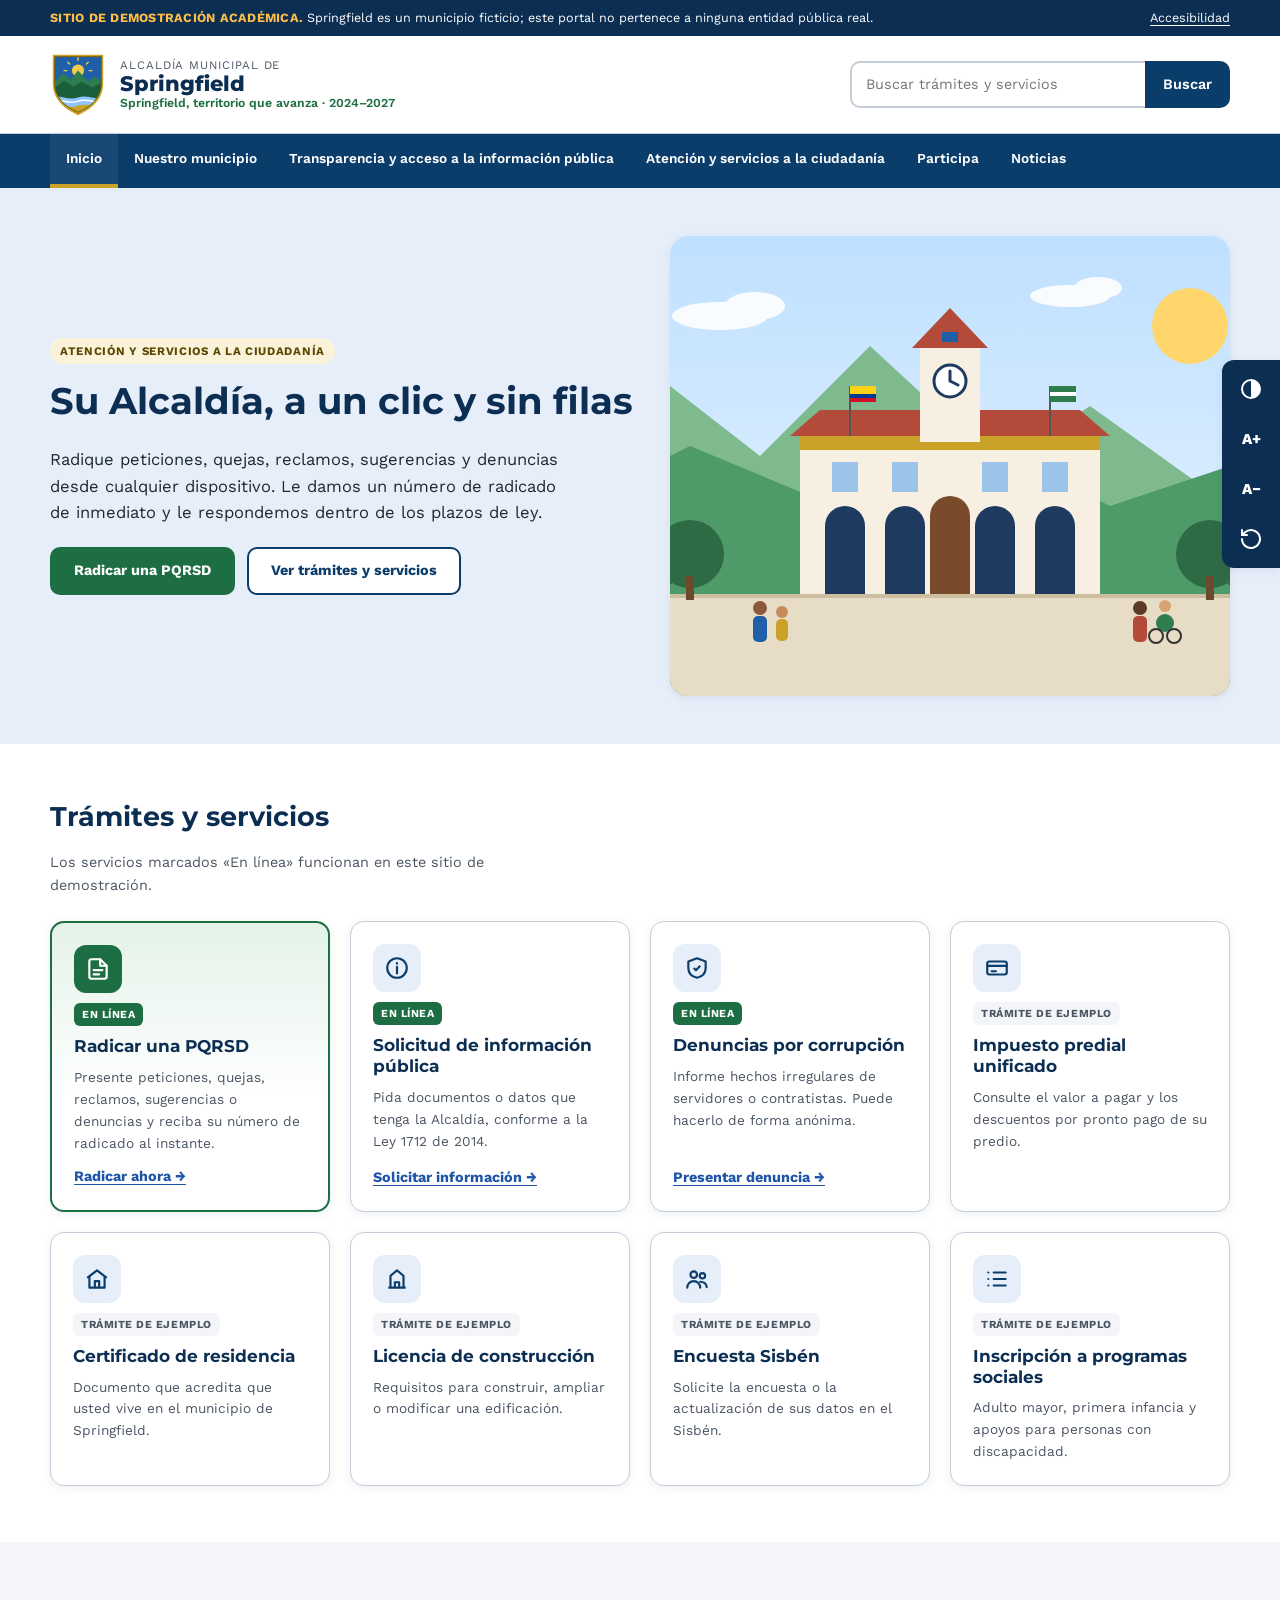
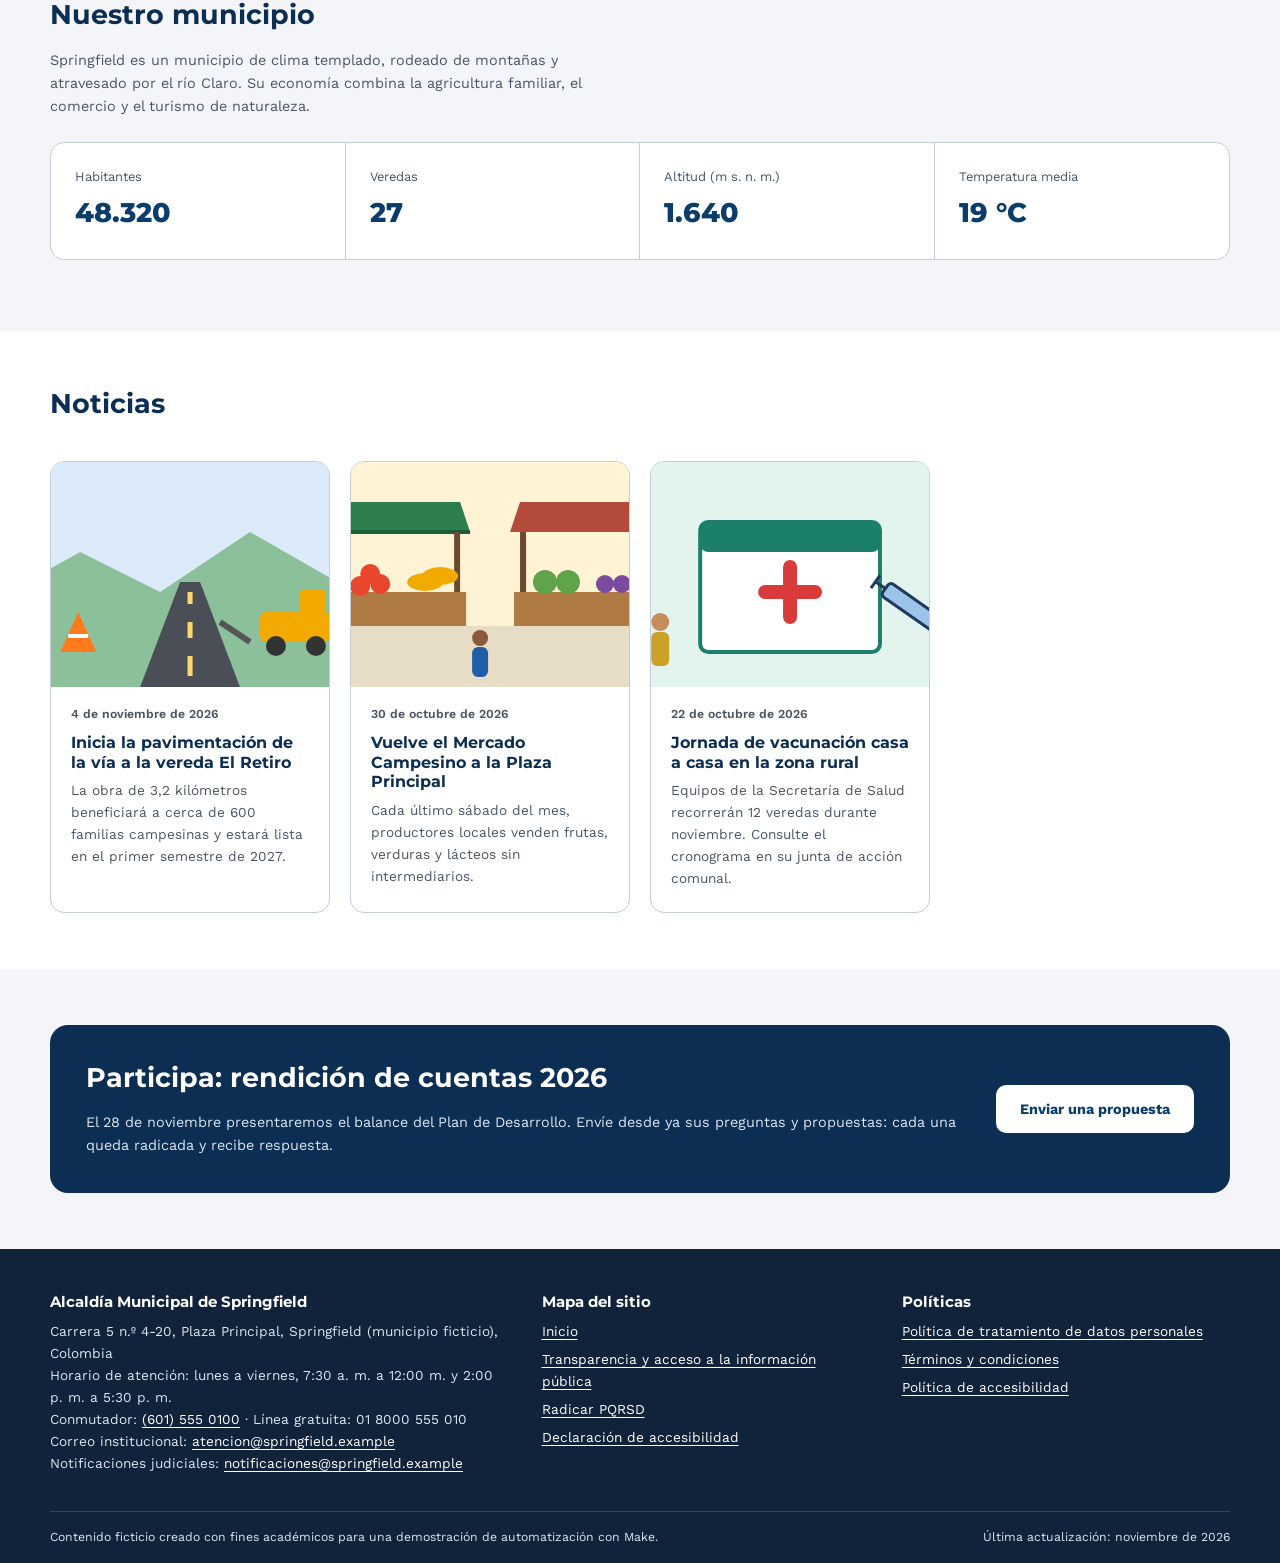
<file: index.html>
<!doctype html>
<html lang="es-CO">
<head>
  <meta charset="utf-8">
  <meta name="viewport" content="width=device-width, initial-scale=1">
  <title>Inicio | Alcaldía de Springfield</title>
  <meta name="description" content="Portal de demostración de la Alcaldía Municipal de Springfield: trámites, PQRSD en línea, transparencia y noticias.">
  <meta name="robots" content="noindex">
  <link rel="icon" href="assets/img/escudo.svg" type="image/svg+xml">
  <link rel="preconnect" href="https://fonts.googleapis.com">
  <link rel="preconnect" href="https://fonts.gstatic.com" crossorigin>
  <link href="https://fonts.googleapis.com/css2?family=Montserrat:wght@600;700;800&family=Work+Sans:wght@400;600;700&display=swap" rel="stylesheet">
  <link rel="stylesheet" href="assets/css/styles.css">
</head>
<body>
  <a class="saltar" href="#contenido">Saltar al contenido principal</a>

  <aside class="barra-demo" aria-label="Aviso del sitio">
    <div class="contenedor">
      <span><strong>SITIO DE DEMOSTRACIÓN ACADÉMICA.</strong> Springfield es un municipio ficticio; este portal no pertenece a ninguna entidad pública real.</span>
      <a href="accesibilidad.html">Accesibilidad</a>
    </div>
  </aside>

  <header class="encabezado">
    <div class="contenedor">
      <a class="marca" href="index.html">
        <img src="assets/img/escudo.svg" alt="" width="56" height="65">
        <span class="marca-texto">
          <small>Alcaldía Municipal de</small>
          <span>Springfield</span>
          <em>Springfield, territorio que avanza · 2024–2027</em>
        </span>
      </a>
      <form class="buscador" id="form-buscar" role="search" action="index.html" method="get">
        <label class="visualmente-oculto" for="q">Buscar trámites y servicios</label>
        <input id="q" name="q" type="search" placeholder="Buscar trámites y servicios" autocomplete="off">
        <button type="submit">Buscar</button>
      </form>
    </div>
  </header>

  <nav class="menu" aria-label="Menú principal">
    <div class="contenedor">
      <button class="menu-boton" type="button" aria-expanded="false" aria-controls="menu-principal">
        <span aria-hidden="true">☰</span> Menú
      </button>
      <ul id="menu-principal">
          <li><a href="index.html" aria-current="page">Inicio</a></li>
          <li><a href="index.html#municipio">Nuestro municipio</a></li>
          <li><a href="transparencia.html">Transparencia y acceso a la información pública</a></li>
          <li><a href="pqrsd.html">Atención y servicios a la ciudadanía</a></li>
          <li><a href="index.html#participa">Participa</a></li>
          <li><a href="index.html#noticias">Noticias</a></li>
      </ul>
    </div>
  </nav>


  <main id="contenido" tabindex="-1">
    <section class="heroe" aria-labelledby="titulo-heroe">
      <div class="contenedor">
        <div>
          <span class="heroe-etiqueta">Atención y servicios a la ciudadanía</span>
          <h1 id="titulo-heroe">Su Alcaldía, a un clic y sin filas</h1>
          <p class="lead">Radique peticiones, quejas, reclamos, sugerencias y denuncias desde cualquier dispositivo. Le damos un número de radicado de inmediato y le respondemos dentro de los plazos de ley.</p>
          <div class="acciones">
            <a class="boton boton-primario" href="pqrsd.html">Radicar una PQRSD</a>
            <a class="boton boton-secundario" href="#tramites">Ver trámites y servicios</a>
          </div>
        </div>
        <div class="heroe-imagen">
          <img src="assets/img/hero-plaza.svg" alt="Ilustración de la plaza principal de Springfield con el edificio de la Alcaldía, su torre del reloj y ciudadanos caminando." width="800" height="460">
        </div>
      </div>
    </section>

    <section class="seccion" id="tramites" tabindex="-1" aria-labelledby="titulo-tramites">
      <div class="contenedor">
        <div class="seccion-titulo">
          <div>
            <h2 id="titulo-tramites">Trámites y servicios</h2>
            <p>Los servicios marcados «En línea» funcionan en este sitio de demostración.</p>
          </div>
        </div>
        <div id="resultado-busqueda" class="visualmente-oculto" role="status" aria-live="polite"></div>
        <ul class="grilla" role="list" style="list-style:none;padding:0;margin:0">
          <li class="tarjeta tarjeta-destacada" data-tramite="pqrs pqrsd peticion queja reclamo sugerencia denuncia radicar">
            <span class="icono"><svg viewBox="0 0 24 24" fill="none" stroke="currentColor" stroke-width="2" stroke-linecap="round" stroke-linejoin="round" aria-hidden="true"><path d="M14 3H6a2 2 0 0 0-2 2v14a2 2 0 0 0 2 2h12a2 2 0 0 0 2-2V9z"/><path d="M14 3v6h6M8 13h8M8 17h5"/></svg></span>
            <span class="etiqueta etiqueta-linea">En línea</span>
            <h3>Radicar una PQRSD</h3>
            <p>Presente peticiones, quejas, reclamos, sugerencias o denuncias y reciba su número de radicado al instante.</p>
            <a class="enlace-tarjeta" href="pqrsd.html">Radicar ahora <span aria-hidden="true">→</span></a>
          </li>
          <li class="tarjeta" data-tramite="informacion publica transparencia documentos ley 1712">
            <span class="icono"><svg viewBox="0 0 24 24" fill="none" stroke="currentColor" stroke-width="2" stroke-linecap="round" aria-hidden="true"><circle cx="12" cy="12" r="9"/><path d="M12 11v6M12 7.5v.5"/></svg></span>
            <span class="etiqueta etiqueta-linea">En línea</span>
            <h3>Solicitud de información pública</h3>
            <p>Pida documentos o datos que tenga la Alcaldía, conforme a la Ley 1712 de 2014.</p>
            <a class="enlace-tarjeta" href="pqrsd.html?tipo=informacion">Solicitar información <span aria-hidden="true">→</span></a>
          </li>
          <li class="tarjeta" data-tramite="denuncia corrupcion anonima">
            <span class="icono"><svg viewBox="0 0 24 24" fill="none" stroke="currentColor" stroke-width="2" stroke-linejoin="round" aria-hidden="true"><path d="M12 3 4 6v6c0 5 3.5 8 8 9 4.5-1 8-4 8-9V6z"/><path d="m9 12 2 2 4-4"/></svg></span>
            <span class="etiqueta etiqueta-linea">En línea</span>
            <h3>Denuncias por corrupción</h3>
            <p>Informe hechos irregulares de servidores o contratistas. Puede hacerlo de forma anónima.</p>
            <a class="enlace-tarjeta" href="pqrsd.html?tipo=denuncia">Presentar denuncia <span aria-hidden="true">→</span></a>
          </li>
          <li class="tarjeta" data-tramite="impuesto predial pago factura hacienda">
            <span class="icono"><svg viewBox="0 0 24 24" fill="none" stroke="currentColor" stroke-width="2" stroke-linecap="round" aria-hidden="true"><rect x="3" y="6" width="18" height="12" rx="2"/><path d="M3 10h18M7 15h4"/></svg></span>
            <span class="etiqueta">Trámite de ejemplo</span>
            <h3>Impuesto predial unificado</h3>
            <p>Consulte el valor a pagar y los descuentos por pronto pago de su predio.</p>
            
          </li>
          <li class="tarjeta" data-tramite="certificado residencia vecindad gobierno">
            <span class="icono"><svg viewBox="0 0 24 24" fill="none" stroke="currentColor" stroke-width="2" stroke-linejoin="round" aria-hidden="true"><path d="m3 11 9-7 9 7"/><path d="M5 10v10h14V10M10 20v-6h4v6"/></svg></span>
            <span class="etiqueta">Trámite de ejemplo</span>
            <h3>Certificado de residencia</h3>
            <p>Documento que acredita que usted vive en el municipio de Springfield.</p>
            
          </li>
          <li class="tarjeta" data-tramite="licencia construccion obra planeacion">
            <span class="icono"><svg viewBox="0 0 24 24" fill="none" stroke="currentColor" stroke-width="2" stroke-linejoin="round" aria-hidden="true"><path d="M4 20h16M6 20V9l6-5 6 5v11"/><path d="M10 20v-5h4v5"/></svg></span>
            <span class="etiqueta">Trámite de ejemplo</span>
            <h3>Licencia de construcción</h3>
            <p>Requisitos para construir, ampliar o modificar una edificación.</p>
            
          </li>
          <li class="tarjeta" data-tramite="sisben encuesta programas sociales">
            <span class="icono"><svg viewBox="0 0 24 24" fill="none" stroke="currentColor" stroke-width="2" stroke-linecap="round" aria-hidden="true"><circle cx="9" cy="8" r="3"/><circle cx="17" cy="9" r="2.5"/><path d="M3 20c0-3.3 2.7-6 6-6s6 2.7 6 6M15 14.5c3 0 6 2 6 5"/></svg></span>
            <span class="etiqueta">Trámite de ejemplo</span>
            <h3>Encuesta Sisbén</h3>
            <p>Solicite la encuesta o la actualización de sus datos en el Sisbén.</p>
            
          </li>
          <li class="tarjeta" data-tramite="programas sociales adulto mayor discapacidad primera infancia subsidio">
            <span class="icono"><svg viewBox="0 0 24 24" fill="none" stroke="currentColor" stroke-width="2" stroke-linecap="round" aria-hidden="true"><path d="M9 6h11M9 12h11M9 18h11M4 6h.01M4 12h.01M4 18h.01"/></svg></span>
            <span class="etiqueta">Trámite de ejemplo</span>
            <h3>Inscripción a programas sociales</h3>
            <p>Adulto mayor, primera infancia y apoyos para personas con discapacidad.</p>
            
          </li>
        </ul>
      </div>
    </section>

    <section class="seccion seccion-alt" id="municipio" aria-labelledby="titulo-municipio">
      <div class="contenedor">
        <div class="seccion-titulo">
          <div>
            <h2 id="titulo-municipio">Nuestro municipio</h2>
            <p>Springfield es un municipio de clima templado, rodeado de montañas y atravesado por el río Claro. Su economía combina la agricultura familiar, el comercio y el turismo de naturaleza.</p>
          </div>
        </div>
        <dl class="cifras">
          <div class="cifra"><dt>Habitantes</dt><dd>48.320</dd></div>
          <div class="cifra"><dt>Veredas</dt><dd>27</dd></div>
          <div class="cifra"><dt>Altitud (m s. n. m.)</dt><dd>1.640</dd></div>
          <div class="cifra"><dt>Temperatura media</dt><dd>19 °C</dd></div>
        </dl>
      </div>
    </section>

    <section class="seccion" id="noticias" aria-labelledby="titulo-noticias">
      <div class="contenedor">
        <div class="seccion-titulo">
          <h2 id="titulo-noticias">Noticias</h2>
        </div>
        <ul class="grilla" role="list" style="list-style:none;padding:0;margin:0">
          <li class="noticia">
            <img src="assets/img/noticia-vias.svg" alt="" width="400" height="225">
            <div class="noticia-cuerpo">
              <time datetime="2026-11-04">4 de noviembre de 2026</time>
              <h3>Inicia la pavimentación de la vía a la vereda El Retiro</h3>
              <p>La obra de 3,2 kilómetros beneficiará a cerca de 600 familias campesinas y estará lista en el primer semestre de 2027.</p>
            </div>
          </li>
          <li class="noticia">
            <img src="assets/img/noticia-mercado.svg" alt="" width="400" height="225">
            <div class="noticia-cuerpo">
              <time datetime="2026-10-30">30 de octubre de 2026</time>
              <h3>Vuelve el Mercado Campesino a la Plaza Principal</h3>
              <p>Cada último sábado del mes, productores locales venden frutas, verduras y lácteos sin intermediarios.</p>
            </div>
          </li>
          <li class="noticia">
            <img src="assets/img/noticia-salud.svg" alt="" width="400" height="225">
            <div class="noticia-cuerpo">
              <time datetime="2026-10-22">22 de octubre de 2026</time>
              <h3>Jornada de vacunación casa a casa en la zona rural</h3>
              <p>Equipos de la Secretaría de Salud recorrerán 12 veredas durante noviembre. Consulte el cronograma en su junta de acción comunal.</p>
            </div>
          </li>
        </ul>
      </div>
    </section>

    <section class="seccion seccion-alt" id="participa" aria-labelledby="titulo-participa">
      <div class="contenedor">
        <div class="banda">
          <div>
            <h2 id="titulo-participa">Participa: rendición de cuentas 2026</h2>
            <p>El 28 de noviembre presentaremos el balance del Plan de Desarrollo. Envíe desde ya sus preguntas y propuestas: cada una queda radicada y recibe respuesta.</p>
          </div>
          <a class="boton boton-secundario" href="pqrsd.html?tipo=sugerencia">Enviar una propuesta</a>
        </div>
      </div>
    </section>
  </main>

  <aside aria-label="Herramientas de accesibilidad">
  <div class="accesibilidad" role="toolbar" aria-label="Opciones de accesibilidad" aria-orientation="vertical">
    <button type="button" id="acc-contraste" data-acc="contraste" aria-pressed="false" title="Alto contraste">
      <svg viewBox="0 0 24 24" aria-hidden="true"><circle cx="12" cy="12" r="9" fill="none" stroke="currentColor" stroke-width="2"/><path d="M12 3a9 9 0 0 1 0 18z" fill="currentColor"/></svg>
      <span class="visualmente-oculto">Alto contraste</span>
    </button>
    <button type="button" data-acc="mas" title="Aumentar texto"><span aria-hidden="true">A+</span><span class="visualmente-oculto">Aumentar tamaño del texto</span></button>
    <button type="button" data-acc="menos" title="Reducir texto"><span aria-hidden="true">A−</span><span class="visualmente-oculto">Reducir tamaño del texto</span></button>
    <button type="button" data-acc="restablecer" title="Restablecer">
      <svg viewBox="0 0 24 24" fill="none" stroke="currentColor" stroke-width="2" stroke-linecap="round" aria-hidden="true"><path d="M3 12a9 9 0 1 0 3-6.7L3 8"/><path d="M3 3v5h5"/></svg>
      <span class="visualmente-oculto">Restablecer visualización</span>
    </button>
  </div>
  <div id="anuncio-accesibilidad" class="visualmente-oculto" role="status" aria-live="polite"></div>
  </aside>

  <footer class="pie">
    <div class="contenedor">
      <div class="pie-grilla">
        <section aria-labelledby="pie-entidad">
          <h2 id="pie-entidad">Alcaldía Municipal de Springfield</h2>
          <address>
            Carrera 5 n.º 4-20, Plaza Principal, Springfield (municipio ficticio), Colombia<br>
            Horario de atención: lunes a viernes, 7:30 a. m. a 12:00 m. y 2:00 p. m. a 5:30 p. m.<br>
            Conmutador: <a href="tel:+576015550100">(601) 555 0100</a> · Línea gratuita: 01 8000 555 010<br>
            Correo institucional: <a href="mailto:atencion@springfield.example">atencion@springfield.example</a><br>
            Notificaciones judiciales: <a href="mailto:notificaciones@springfield.example">notificaciones@springfield.example</a>
          </address>
        </section>
        <section aria-labelledby="pie-mapa">
          <h2 id="pie-mapa">Mapa del sitio</h2>
          <ul>
            <li><a href="index.html">Inicio</a></li>
            <li><a href="transparencia.html">Transparencia y acceso a la información pública</a></li>
            <li><a href="pqrsd.html">Radicar PQRSD</a></li>
            <li><a href="accesibilidad.html">Declaración de accesibilidad</a></li>
          </ul>
        </section>
        <section aria-labelledby="pie-politicas">
          <h2 id="pie-politicas">Políticas</h2>
          <ul>
            <li><a href="transparencia.html#datos-personales">Política de tratamiento de datos personales</a></li>
            <li><a href="transparencia.html#terminos">Términos y condiciones</a></li>
            <li><a href="accesibilidad.html">Política de accesibilidad</a></li>
          </ul>
        </section>
      </div>
      <div class="pie-final">
        <span>Contenido ficticio creado con fines académicos para una demostración de automatización con Make.</span>
        <span>Última actualización: noviembre de 2026</span>
      </div>
    </div>
  </footer>

  <script src="assets/js/sitio.js" defer></script>
</body>
</html>
</file>
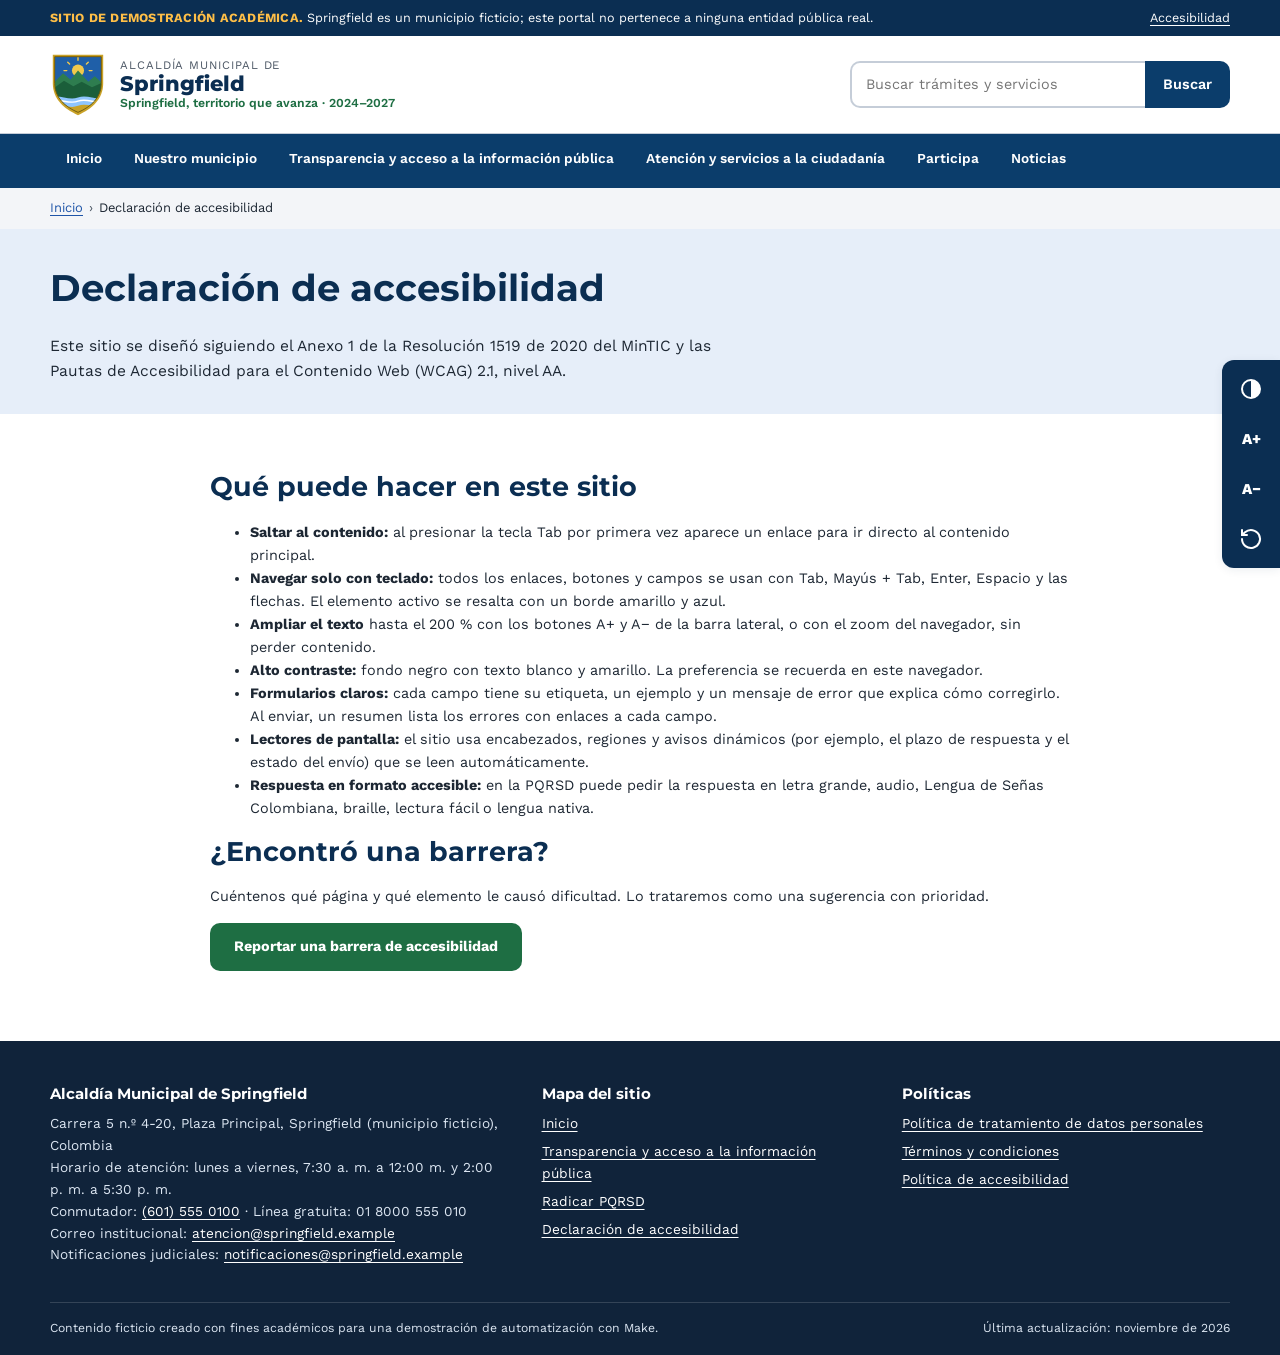
<file: accesibilidad.html>
<!doctype html>
<html lang="es-CO">
<head>
  <meta charset="utf-8">
  <meta name="viewport" content="width=device-width, initial-scale=1">
  <title>Declaración de accesibilidad | Alcaldía de Springfield</title>
  <meta name="description" content="Funciones de accesibilidad del portal de la Alcaldía de Springfield.">
  <meta name="robots" content="noindex">
  <link rel="icon" href="assets/img/escudo.svg" type="image/svg+xml">
  <link rel="preconnect" href="https://fonts.googleapis.com">
  <link rel="preconnect" href="https://fonts.gstatic.com" crossorigin>
  <link href="https://fonts.googleapis.com/css2?family=Montserrat:wght@600;700;800&family=Work+Sans:wght@400;600;700&display=swap" rel="stylesheet">
  <link rel="stylesheet" href="assets/css/styles.css">
</head>
<body>
  <a class="saltar" href="#contenido">Saltar al contenido principal</a>

  <aside class="barra-demo" aria-label="Aviso del sitio">
    <div class="contenedor">
      <span><strong>SITIO DE DEMOSTRACIÓN ACADÉMICA.</strong> Springfield es un municipio ficticio; este portal no pertenece a ninguna entidad pública real.</span>
      <a href="accesibilidad.html">Accesibilidad</a>
    </div>
  </aside>

  <header class="encabezado">
    <div class="contenedor">
      <a class="marca" href="index.html">
        <img src="assets/img/escudo.svg" alt="" width="56" height="65">
        <span class="marca-texto">
          <small>Alcaldía Municipal de</small>
          <span>Springfield</span>
          <em>Springfield, territorio que avanza · 2024–2027</em>
        </span>
      </a>
      <form class="buscador" id="form-buscar" role="search" action="index.html" method="get">
        <label class="visualmente-oculto" for="q">Buscar trámites y servicios</label>
        <input id="q" name="q" type="search" placeholder="Buscar trámites y servicios" autocomplete="off">
        <button type="submit">Buscar</button>
      </form>
    </div>
  </header>

  <nav class="menu" aria-label="Menú principal">
    <div class="contenedor">
      <button class="menu-boton" type="button" aria-expanded="false" aria-controls="menu-principal">
        <span aria-hidden="true">☰</span> Menú
      </button>
      <ul id="menu-principal">
          <li><a href="index.html">Inicio</a></li>
          <li><a href="index.html#municipio">Nuestro municipio</a></li>
          <li><a href="transparencia.html">Transparencia y acceso a la información pública</a></li>
          <li><a href="pqrsd.html">Atención y servicios a la ciudadanía</a></li>
          <li><a href="index.html#participa">Participa</a></li>
          <li><a href="index.html#noticias">Noticias</a></li>
      </ul>
    </div>
  </nav>

  <nav class="migas" aria-label="Ruta de navegación">
    <div class="contenedor"><ol><li><a href="index.html">Inicio</a></li><li><span aria-current="page">Declaración de accesibilidad</span></li></ol></div>
  </nav>

  <main id="contenido" tabindex="-1">
    <div class="cabecera-pagina">
      <div class="contenedor">
        <h1>Declaración de accesibilidad</h1>
        <p>Este sitio se diseñó siguiendo el Anexo 1 de la Resolución 1519 de 2020 del MinTIC y las Pautas de Accesibilidad para el Contenido Web (WCAG) 2.1, nivel AA.</p>
      </div>
    </div>
    <section class="seccion" aria-labelledby="titulo-funciones">
      <div class="contenedor" style="max-width:860px">
        <h2 id="titulo-funciones">Qué puede hacer en este sitio</h2>
        <ul>
          <li><strong>Saltar al contenido:</strong> al presionar la tecla Tab por primera vez aparece un enlace para ir directo al contenido principal.</li>
          <li><strong>Navegar solo con teclado:</strong> todos los enlaces, botones y campos se usan con Tab, Mayús + Tab, Enter, Espacio y las flechas. El elemento activo se resalta con un borde amarillo y azul.</li>
          <li><strong>Ampliar el texto</strong> hasta el 200 % con los botones A+ y A− de la barra lateral, o con el zoom del navegador, sin perder contenido.</li>
          <li><strong>Alto contraste:</strong> fondo negro con texto blanco y amarillo. La preferencia se recuerda en este navegador.</li>
          <li><strong>Formularios claros:</strong> cada campo tiene su etiqueta, un ejemplo y un mensaje de error que explica cómo corregirlo. Al enviar, un resumen lista los errores con enlaces a cada campo.</li>
          <li><strong>Lectores de pantalla:</strong> el sitio usa encabezados, regiones y avisos dinámicos (por ejemplo, el plazo de respuesta y el estado del envío) que se leen automáticamente.</li>
          <li><strong>Respuesta en formato accesible:</strong> en la PQRSD puede pedir la respuesta en letra grande, audio, Lengua de Señas Colombiana, braille, lectura fácil o lengua nativa.</li>
        </ul>
        <h2>¿Encontró una barrera?</h2>
        <p>Cuéntenos qué página y qué elemento le causó dificultad. Lo trataremos como una sugerencia con prioridad.</p>
        <p><a class="boton boton-primario" href="pqrsd.html?tipo=sugerencia">Reportar una barrera de accesibilidad</a></p>
      </div>
    </section>
  </main>

  <aside aria-label="Herramientas de accesibilidad">
  <div class="accesibilidad" role="toolbar" aria-label="Opciones de accesibilidad" aria-orientation="vertical">
    <button type="button" id="acc-contraste" data-acc="contraste" aria-pressed="false" title="Alto contraste">
      <svg viewBox="0 0 24 24" aria-hidden="true"><circle cx="12" cy="12" r="9" fill="none" stroke="currentColor" stroke-width="2"/><path d="M12 3a9 9 0 0 1 0 18z" fill="currentColor"/></svg>
      <span class="visualmente-oculto">Alto contraste</span>
    </button>
    <button type="button" data-acc="mas" title="Aumentar texto"><span aria-hidden="true">A+</span><span class="visualmente-oculto">Aumentar tamaño del texto</span></button>
    <button type="button" data-acc="menos" title="Reducir texto"><span aria-hidden="true">A−</span><span class="visualmente-oculto">Reducir tamaño del texto</span></button>
    <button type="button" data-acc="restablecer" title="Restablecer">
      <svg viewBox="0 0 24 24" fill="none" stroke="currentColor" stroke-width="2" stroke-linecap="round" aria-hidden="true"><path d="M3 12a9 9 0 1 0 3-6.7L3 8"/><path d="M3 3v5h5"/></svg>
      <span class="visualmente-oculto">Restablecer visualización</span>
    </button>
  </div>
  <div id="anuncio-accesibilidad" class="visualmente-oculto" role="status" aria-live="polite"></div>
  </aside>

  <footer class="pie">
    <div class="contenedor">
      <div class="pie-grilla">
        <section aria-labelledby="pie-entidad">
          <h2 id="pie-entidad">Alcaldía Municipal de Springfield</h2>
          <address>
            Carrera 5 n.º 4-20, Plaza Principal, Springfield (municipio ficticio), Colombia<br>
            Horario de atención: lunes a viernes, 7:30 a. m. a 12:00 m. y 2:00 p. m. a 5:30 p. m.<br>
            Conmutador: <a href="tel:+576015550100">(601) 555 0100</a> · Línea gratuita: 01 8000 555 010<br>
            Correo institucional: <a href="mailto:atencion@springfield.example">atencion@springfield.example</a><br>
            Notificaciones judiciales: <a href="mailto:notificaciones@springfield.example">notificaciones@springfield.example</a>
          </address>
        </section>
        <section aria-labelledby="pie-mapa">
          <h2 id="pie-mapa">Mapa del sitio</h2>
          <ul>
            <li><a href="index.html">Inicio</a></li>
            <li><a href="transparencia.html">Transparencia y acceso a la información pública</a></li>
            <li><a href="pqrsd.html">Radicar PQRSD</a></li>
            <li><a href="accesibilidad.html">Declaración de accesibilidad</a></li>
          </ul>
        </section>
        <section aria-labelledby="pie-politicas">
          <h2 id="pie-politicas">Políticas</h2>
          <ul>
            <li><a href="transparencia.html#datos-personales">Política de tratamiento de datos personales</a></li>
            <li><a href="transparencia.html#terminos">Términos y condiciones</a></li>
            <li><a href="accesibilidad.html">Política de accesibilidad</a></li>
          </ul>
        </section>
      </div>
      <div class="pie-final">
        <span>Contenido ficticio creado con fines académicos para una demostración de automatización con Make.</span>
        <span>Última actualización: noviembre de 2026</span>
      </div>
    </div>
  </footer>

  <script src="assets/js/sitio.js" defer></script>
</body>
</html>
</file>
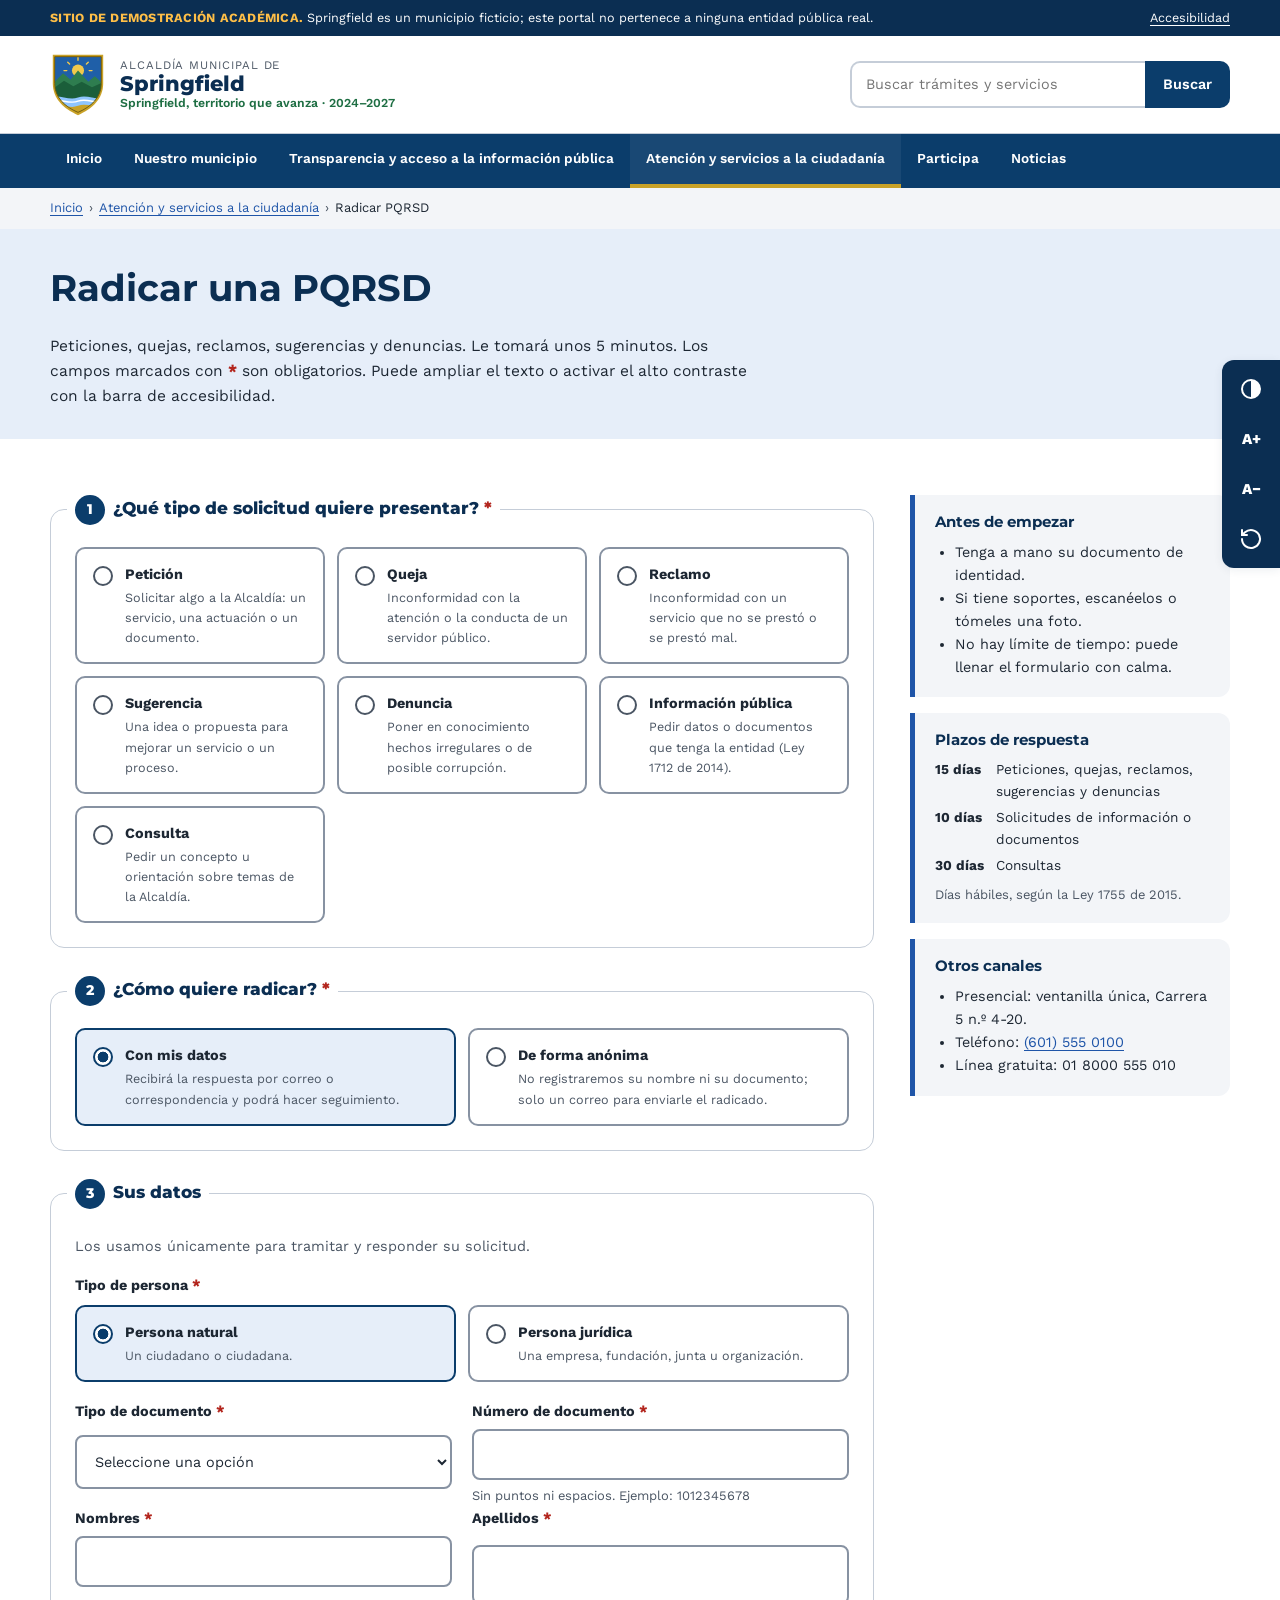
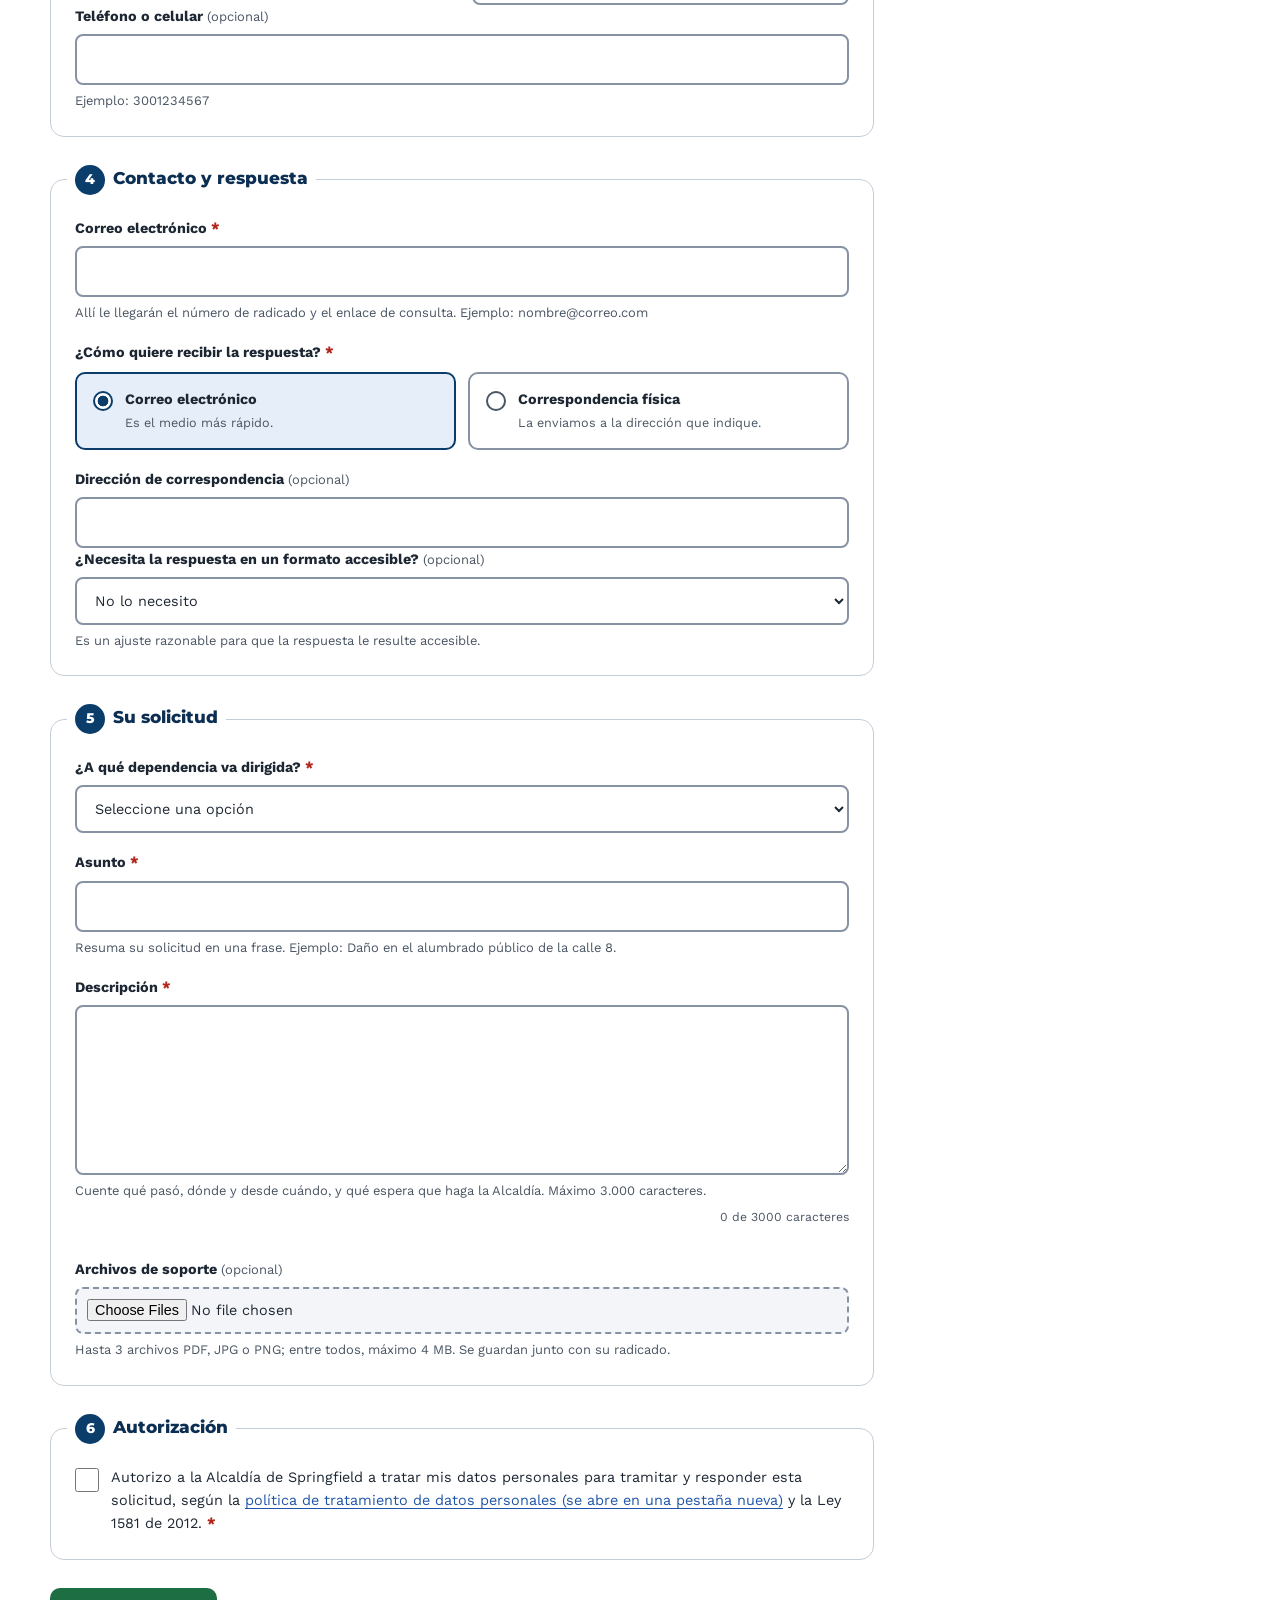
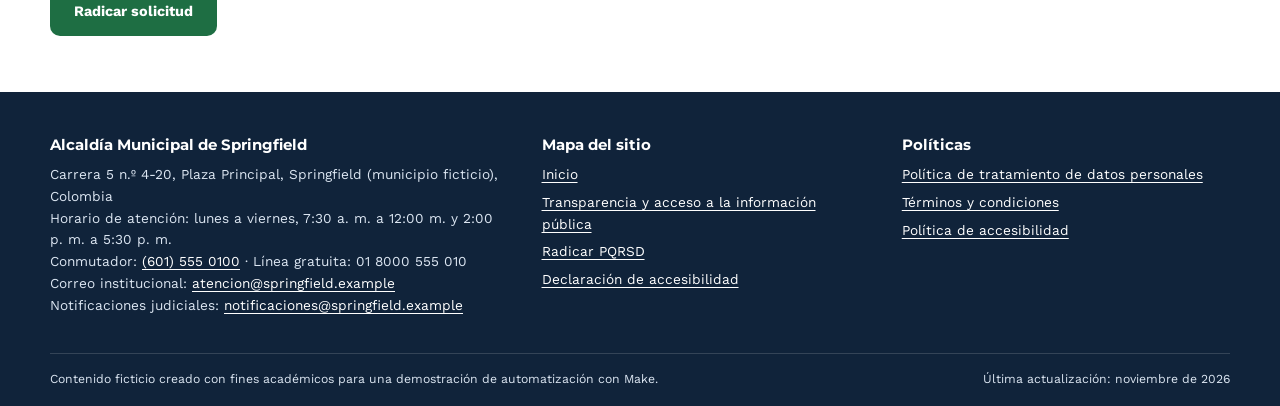
<file: pqrsd.html>
<!doctype html>
<html lang="es-CO">
<head>
  <meta charset="utf-8">
  <meta name="viewport" content="width=device-width, initial-scale=1">
  <title>Radicar PQRSD | Alcaldía de Springfield</title>
  <meta name="description" content="Formulario accesible para radicar peticiones, quejas, reclamos, sugerencias y denuncias.">
  <meta name="robots" content="noindex">
  <link rel="icon" href="assets/img/escudo.svg" type="image/svg+xml">
  <link rel="preconnect" href="https://fonts.googleapis.com">
  <link rel="preconnect" href="https://fonts.gstatic.com" crossorigin>
  <link href="https://fonts.googleapis.com/css2?family=Montserrat:wght@600;700;800&family=Work+Sans:wght@400;600;700&display=swap" rel="stylesheet">
  <link rel="stylesheet" href="assets/css/styles.css">
</head>
<body>
  <a class="saltar" href="#contenido">Saltar al contenido principal</a>

  <aside class="barra-demo" aria-label="Aviso del sitio">
    <div class="contenedor">
      <span><strong>SITIO DE DEMOSTRACIÓN ACADÉMICA.</strong> Springfield es un municipio ficticio; este portal no pertenece a ninguna entidad pública real.</span>
      <a href="accesibilidad.html">Accesibilidad</a>
    </div>
  </aside>

  <header class="encabezado">
    <div class="contenedor">
      <a class="marca" href="index.html">
        <img src="assets/img/escudo.svg" alt="" width="56" height="65">
        <span class="marca-texto">
          <small>Alcaldía Municipal de</small>
          <span>Springfield</span>
          <em>Springfield, territorio que avanza · 2024–2027</em>
        </span>
      </a>
      <form class="buscador" id="form-buscar" role="search" action="index.html" method="get">
        <label class="visualmente-oculto" for="q">Buscar trámites y servicios</label>
        <input id="q" name="q" type="search" placeholder="Buscar trámites y servicios" autocomplete="off">
        <button type="submit">Buscar</button>
      </form>
    </div>
  </header>

  <nav class="menu" aria-label="Menú principal">
    <div class="contenedor">
      <button class="menu-boton" type="button" aria-expanded="false" aria-controls="menu-principal">
        <span aria-hidden="true">☰</span> Menú
      </button>
      <ul id="menu-principal">
          <li><a href="index.html">Inicio</a></li>
          <li><a href="index.html#municipio">Nuestro municipio</a></li>
          <li><a href="transparencia.html">Transparencia y acceso a la información pública</a></li>
          <li><a href="pqrsd.html" aria-current="page">Atención y servicios a la ciudadanía</a></li>
          <li><a href="index.html#participa">Participa</a></li>
          <li><a href="index.html#noticias">Noticias</a></li>
      </ul>
    </div>
  </nav>

  <nav class="migas" aria-label="Ruta de navegación">
    <div class="contenedor"><ol><li><a href="index.html">Inicio</a></li><li><a href="pqrsd.html">Atención y servicios a la ciudadanía</a></li><li><span aria-current="page">Radicar PQRSD</span></li></ol></div>
  </nav>

  <main id="contenido" tabindex="-1">
    <div class="cabecera-pagina">
      <div class="contenedor">
        <h1 id="titulo-formulario" tabindex="-1">Radicar una PQRSD</h1>
        <p>Peticiones, quejas, reclamos, sugerencias y denuncias. Le tomará unos 5 minutos. Los campos marcados con <span class="obligatorio" aria-hidden="true">*</span> son obligatorios. Puede ampliar el texto o activar el alto contraste con la barra de accesibilidad.</p>
      </div>
    </div>

    <div class="seccion">
      <div class="contenedor pqrsd-diseno">
        <div>
          <div id="resumen-errores" class="resumen-errores" tabindex="-1" hidden aria-labelledby="titulo-errores">
            <h2 id="titulo-errores">Hay datos por corregir</h2>
            <p>Seleccione cada error para ir directamente al campo.</p>
            <ul id="lista-errores"></ul>
          </div>

          <form id="form-pqrsd" class="formulario" novalidate aria-labelledby="titulo-formulario">

            <fieldset id="grupo-tipo">
              <legend><span class="paso" aria-hidden="true">1</span>¿Qué tipo de solicitud quiere presentar? <span class="obligatorio" aria-hidden="true">*</span><span class="visualmente-oculto">(obligatorio)</span></legend>
              <p class="mensaje-error" id="error-tipo_solicitud" hidden></p>
              <div class="opciones">
              <div class="opcion">
                <input type="radio" id="tipo-peticion" name="tipo_solicitud" value="peticion" required aria-describedby="error-tipo_solicitud">
                <label for="tipo-peticion"><strong>Petición</strong><span>Solicitar algo a la Alcaldía: un servicio, una actuación o un documento.</span></label>
              </div>
              <div class="opcion">
                <input type="radio" id="tipo-queja" name="tipo_solicitud" value="queja" required aria-describedby="error-tipo_solicitud">
                <label for="tipo-queja"><strong>Queja</strong><span>Inconformidad con la atención o la conducta de un servidor público.</span></label>
              </div>
              <div class="opcion">
                <input type="radio" id="tipo-reclamo" name="tipo_solicitud" value="reclamo" required aria-describedby="error-tipo_solicitud">
                <label for="tipo-reclamo"><strong>Reclamo</strong><span>Inconformidad con un servicio que no se prestó o se prestó mal.</span></label>
              </div>
              <div class="opcion">
                <input type="radio" id="tipo-sugerencia" name="tipo_solicitud" value="sugerencia" required aria-describedby="error-tipo_solicitud">
                <label for="tipo-sugerencia"><strong>Sugerencia</strong><span>Una idea o propuesta para mejorar un servicio o un proceso.</span></label>
              </div>
              <div class="opcion">
                <input type="radio" id="tipo-denuncia" name="tipo_solicitud" value="denuncia" required aria-describedby="error-tipo_solicitud">
                <label for="tipo-denuncia"><strong>Denuncia</strong><span>Poner en conocimiento hechos irregulares o de posible corrupción.</span></label>
              </div>
              <div class="opcion">
                <input type="radio" id="tipo-informacion" name="tipo_solicitud" value="informacion" required aria-describedby="error-tipo_solicitud">
                <label for="tipo-informacion"><strong>Información pública</strong><span>Pedir datos o documentos que tenga la entidad (Ley 1712 de 2014).</span></label>
              </div>
              <div class="opcion">
                <input type="radio" id="tipo-consulta" name="tipo_solicitud" value="consulta" required aria-describedby="error-tipo_solicitud">
                <label for="tipo-consulta"><strong>Consulta</strong><span>Pedir un concepto u orientación sobre temas de la Alcaldía.</span></label>
              </div>
              </div>
              <p class="plazo" id="plazo-info" role="status" aria-live="polite" hidden></p>
            </fieldset>

            <fieldset id="grupo-modalidad">
              <legend><span class="paso" aria-hidden="true">2</span>¿Cómo quiere radicar? <span class="obligatorio" aria-hidden="true">*</span><span class="visualmente-oculto">(obligatorio)</span></legend>
              <p class="mensaje-error" id="error-modalidad" hidden></p>
              <div class="opciones dos">
              <div class="opcion">
                <input type="radio" id="modalidad-identificada" name="modalidad" value="identificada" checked required aria-describedby="error-modalidad">
                <label for="modalidad-identificada"><strong>Con mis datos</strong><span>Recibirá la respuesta por correo o correspondencia y podrá hacer seguimiento.</span></label>
              </div>
              <div class="opcion">
                <input type="radio" id="modalidad-anonima" name="modalidad" value="anonima" required aria-describedby="error-modalidad">
                <label for="modalidad-anonima"><strong>De forma anónima</strong><span>No registraremos su nombre ni su documento; solo un correo para enviarle el radicado.</span></label>
              </div>
              </div>
            </fieldset>

            <fieldset id="bloque-personal">
              <legend><span class="paso" aria-hidden="true">3</span>Sus datos</legend>
              <p class="ayuda-bloque">Los usamos únicamente para tramitar y responder su solicitud.</p>

              <fieldset id="grupo-persona" style="border:0;padding:0;margin:0 0 18px">
                <legend class="grupo-titulo" style="font-family:inherit;font-size:1rem;font-weight:700;color:inherit">Tipo de persona <span class="obligatorio" aria-hidden="true">*</span><span class="visualmente-oculto">(obligatorio)</span></legend>
                <p class="mensaje-error" id="error-tipo_persona" hidden></p>
                <div class="opciones dos" style="margin-top:8px">
              <div class="opcion">
                <input type="radio" id="persona-natural" name="tipo_persona" value="natural" checked required aria-describedby="error-tipo_persona">
                <label for="persona-natural"><strong>Persona natural</strong><span>Un ciudadano o ciudadana.</span></label>
              </div>
              <div class="opcion">
                <input type="radio" id="persona-juridica" name="tipo_persona" value="juridica" required aria-describedby="error-tipo_persona">
                <label for="persona-juridica"><strong>Persona jurídica</strong><span>Una empresa, fundación, junta u organización.</span></label>
              </div>
                </div>
              </fieldset>

              <div class="campo" id="campo-razon-social" hidden>
                <label for="razon-social">Razón social <span class="obligatorio" aria-hidden="true">*</span></label>
                <input type="text" id="razon-social" name="razon_social" autocomplete="organization" required aria-describedby="error-razon_social">
                <p class="mensaje-error" id="error-razon_social" hidden></p>
              </div>

              <div class="fila">
                <div class="campo">
                  <label for="tipo-documento">Tipo de documento <span class="obligatorio" aria-hidden="true">*</span></label>
                  <select id="tipo-documento" name="tipo_documento" required aria-describedby="error-tipo_documento">
                    <option value="">Seleccione una opción</option>
                    <option value="CC">Cédula de ciudadanía</option>
                    <option value="CE">Cédula de extranjería</option>
                    <option value="TI">Tarjeta de identidad</option>
                    <option value="PPT">Permiso por Protección Temporal</option>
                    <option value="PA">Pasaporte</option>
                    <option value="NIT">NIT</option>
                  </select>
                  <p class="mensaje-error" id="error-tipo_documento" hidden></p>
                </div>
                <div class="campo">
                  <label for="numero-documento">Número de documento <span class="obligatorio" aria-hidden="true">*</span></label>
                  <input type="text" id="numero-documento" name="numero_documento" inputmode="numeric" autocomplete="off" required aria-describedby="ayuda-documento error-numero_documento">
                  <p class="ayuda" id="ayuda-documento">Sin puntos ni espacios. Ejemplo: 1012345678</p>
                  <p class="mensaje-error" id="error-numero_documento" hidden></p>
                </div>
              </div>

              <div class="fila">
                <div class="campo">
                  <label for="nombres" id="etiqueta-nombres">Nombres <span class="obligatorio" aria-hidden="true">*</span></label>
                  <input type="text" id="nombres" name="nombres" autocomplete="given-name" required aria-describedby="error-nombres">
                  <p class="mensaje-error" id="error-nombres" hidden></p>
                </div>
                <div class="campo" id="campo-apellidos">
                  <label for="apellidos">Apellidos <span class="obligatorio" aria-hidden="true">*</span></label>
                  <input type="text" id="apellidos" name="apellidos" autocomplete="family-name" required aria-describedby="error-apellidos">
                  <p class="mensaje-error" id="error-apellidos" hidden></p>
                </div>
              </div>

              <div class="campo">
                <label for="telefono">Teléfono o celular <span class="opcional">(opcional)</span></label>
                <input type="tel" id="telefono" name="telefono" autocomplete="tel" inputmode="tel" aria-describedby="ayuda-telefono error-telefono">
                <p class="ayuda" id="ayuda-telefono">Ejemplo: 3001234567</p>
                <p class="mensaje-error" id="error-telefono" hidden></p>
              </div>
            </fieldset>

            <fieldset id="grupo-contacto">
              <legend><span class="paso" aria-hidden="true">4</span>Contacto y respuesta</legend>
              <p class="aviso-modo" id="nota-anonimo" hidden>Eligió radicar de forma anónima: su nombre y documento no se registrarán. Igual necesitamos un correo, porque allí le llega el número de radicado y el enlace para consultar su solicitud. Puede usar un correo que no lo identifique.</p>

              <div class="campo">
                <label for="correo">Correo electrónico <span class="obligatorio" aria-hidden="true">*</span></label>
                <input type="email" id="correo" name="correo" autocomplete="email" required aria-describedby="ayuda-correo error-correo">
                <p class="ayuda" id="ayuda-correo">Allí le llegarán el número de radicado y el enlace de consulta. Ejemplo: nombre@correo.com</p>
                <p class="mensaje-error" id="error-correo" hidden></p>
              </div>

              <div id="bloque-medio">
                <fieldset id="grupo-medio" style="border:0;padding:0;margin:0 0 18px">
                  <legend class="grupo-titulo" style="font-family:inherit;font-size:1rem;font-weight:700;color:inherit">¿Cómo quiere recibir la respuesta? <span class="obligatorio" aria-hidden="true">*</span><span class="visualmente-oculto">(obligatorio)</span></legend>
                  <p class="mensaje-error" id="error-medio_respuesta" hidden></p>
                  <div class="opciones dos" style="margin-top:8px">
              <div class="opcion">
                <input type="radio" id="medio-correo" name="medio_respuesta" value="correo" checked required aria-describedby="error-medio_respuesta">
                <label for="medio-correo"><strong>Correo electrónico</strong><span>Es el medio más rápido.</span></label>
              </div>
              <div class="opcion">
                <input type="radio" id="medio-fisica" name="medio_respuesta" value="fisica" required aria-describedby="error-medio_respuesta">
                <label for="medio-fisica"><strong>Correspondencia física</strong><span>La enviamos a la dirección que indique.</span></label>
              </div>
                  </div>
                </fieldset>
                <div class="campo">
                  <label for="direccion">Dirección de correspondencia <span class="obligatorio" id="marca-direccion" aria-hidden="true" hidden>*</span><span class="opcional" id="opcional-direccion">(opcional)</span></label>
                  <input type="text" id="direccion" name="direccion" autocomplete="street-address" aria-describedby="error-direccion">
                  <p class="mensaje-error" id="error-direccion" hidden></p>
                </div>
              </div>

              <div class="campo">
                <label for="ajuste-razonable">¿Necesita la respuesta en un formato accesible? <span class="opcional">(opcional)</span></label>
                <select id="ajuste-razonable" name="ajuste_razonable" aria-describedby="ayuda-ajuste">
                  <option value="ninguno">No lo necesito</option>
                  <option value="letra_grande">Letra grande</option>
                  <option value="audio">Audio</option>
                  <option value="lsc">Video en Lengua de Señas Colombiana</option>
                  <option value="braille">Braille</option>
                  <option value="lectura_facil">Lectura fácil</option>
                  <option value="lengua_nativa">Lengua nativa o indígena</option>
                </select>
                <p class="ayuda" id="ayuda-ajuste">Es un ajuste razonable para que la respuesta le resulte accesible.</p>
              </div>
            </fieldset>

            <fieldset id="grupo-solicitud">
              <legend><span class="paso" aria-hidden="true">5</span>Su solicitud</legend>

              <div class="campo">
                <label for="dependencia">¿A qué dependencia va dirigida? <span class="obligatorio" aria-hidden="true">*</span></label>
                <select id="dependencia" name="dependencia" required aria-describedby="error-dependencia">
                  <option value="">Seleccione una opción</option>
                  <option value="despacho">Despacho del Alcalde</option>
                  <option value="gobierno">Secretaría de Gobierno y Convivencia</option>
                  <option value="hacienda">Secretaría de Hacienda</option>
                  <option value="planeacion">Secretaría de Planeación e Infraestructura</option>
                  <option value="salud">Secretaría de Salud</option>
                  <option value="educacion">Secretaría de Educación</option>
                  <option value="movilidad">Secretaría de Movilidad</option>
                  <option value="ambiente">Secretaría de Ambiente y Desarrollo Rural</option>
                  <option value="social">Secretaría de Desarrollo Social</option>
                  <option value="no_se">No sé a qué dependencia dirigirla</option>
                </select>
                <p class="mensaje-error" id="error-dependencia" hidden></p>
              </div>

              <div class="campo">
                <label for="asunto">Asunto <span class="obligatorio" aria-hidden="true">*</span></label>
                <input type="text" id="asunto" name="asunto" maxlength="120" required aria-describedby="ayuda-asunto error-asunto">
                <p class="ayuda" id="ayuda-asunto">Resuma su solicitud en una frase. Ejemplo: Daño en el alumbrado público de la calle 8.</p>
                <p class="mensaje-error" id="error-asunto" hidden></p>
              </div>

              <div class="campo">
                <label for="descripcion">Descripción <span class="obligatorio" aria-hidden="true">*</span></label>
                <textarea id="descripcion" name="descripcion" maxlength="3000" required aria-describedby="ayuda-descripcion error-descripcion"></textarea>
                <p class="ayuda" id="ayuda-descripcion">Cuente qué pasó, dónde y desde cuándo, y qué espera que haga la Alcaldía. Máximo 3.000 caracteres.</p>
                <p class="contador" id="contador-descripcion" aria-hidden="true">0 de 3000 caracteres</p>
                <p class="visualmente-oculto" id="anuncio-contador" aria-live="polite"></p>
                <p class="mensaje-error" id="error-descripcion" hidden></p>
              </div>

              <div class="campo">
                <label for="archivos">Archivos de soporte <span class="opcional">(opcional)</span></label>
                <input type="file" id="archivos" name="archivos" multiple accept=".pdf,.jpg,.jpeg,.png,application/pdf,image/jpeg,image/png" aria-describedby="ayuda-archivos error-archivos">
                <p class="ayuda" id="ayuda-archivos">Hasta 3 archivos PDF, JPG o PNG; entre todos, máximo 4 MB. Se guardan junto con su radicado.</p>
                <p class="mensaje-error" id="error-archivos" hidden></p>
              </div>
            </fieldset>

            <fieldset id="grupo-autorizacion">
              <legend><span class="paso" aria-hidden="true">6</span>Autorización</legend>
              <div class="casilla">
                <input type="checkbox" id="autorizacion" name="autorizacion" value="si" required aria-describedby="error-autorizacion">
                <label for="autorizacion">Autorizo a la Alcaldía de Springfield a tratar mis datos personales para tramitar y responder esta solicitud, según la <a href="transparencia.html#datos-personales" target="_blank" rel="noopener">política de tratamiento de datos personales (se abre en una pestaña nueva)</a> y la Ley 1581 de 2012. <span class="obligatorio" aria-hidden="true">*</span></label>
              </div>
              <p class="mensaje-error" id="error-autorizacion" hidden></p>
            </fieldset>

            <div class="campo-trampa" aria-hidden="true">
              <label for="sitio-web">No llene este campo</label>
              <input type="text" id="sitio-web" name="sitio_web" tabindex="-1" autocomplete="off">
            </div>

            <div id="error-envio" class="aviso-error" role="alert" hidden></div>

            <div class="envio">
              <button type="submit" class="boton boton-primario" id="boton-enviar">Radicar solicitud</button>
              <span class="estado-envio" id="estado-envio" role="status" aria-live="polite"></span>
            </div>
          </form>

          <section id="confirmacion" class="confirmacion" hidden aria-labelledby="conf-titulo">
            <h2 id="conf-titulo" tabindex="-1">Su solicitud fue radicada</h2>
            <p id="conf-intro">Guarde este número. Con él puede hacer seguimiento a su solicitud:</p>
            <p class="radicado" id="conf-radicado"></p>
            <p class="aviso-modo" id="conf-aviso" hidden></p>
            <dl id="conf-detalle"></dl>
            <p>También le enviamos un correo con el número de radicado y el enlace para consultar el estado de su solicitud.</p>
            <div class="acciones no-imprimir">
              <button type="button" class="boton boton-primario" id="boton-imprimir">Imprimir o guardar constancia</button>
              <button type="button" class="boton boton-secundario" id="boton-nueva">Radicar otra solicitud</button>
            </div>
            <details class="carga-util no-imprimir">
              <summary>Ver los datos enviados a Make (para la clase)</summary>
              <pre id="conf-json"></pre>
              <p><strong>Respuesta del webhook:</strong></p>
              <pre id="conf-respuesta"></pre>
            </details>
          </section>
        </div>

        <aside class="lateral" aria-label="Información de apoyo">
          <section class="caja-info" aria-labelledby="lat-antes">
            <h2 id="lat-antes">Antes de empezar</h2>
            <ul>
              <li>Tenga a mano su documento de identidad.</li>
              <li>Si tiene soportes, escanéelos o tómeles una foto.</li>
              <li>No hay límite de tiempo: puede llenar el formulario con calma.</li>
            </ul>
          </section>
          <section class="caja-info" aria-labelledby="lat-plazos">
            <h2 id="lat-plazos">Plazos de respuesta</h2>
            <dl>
              <dt>15 días</dt><dd>Peticiones, quejas, reclamos, sugerencias y denuncias</dd>
              <dt>10 días</dt><dd>Solicitudes de información o documentos</dd>
              <dt>30 días</dt><dd>Consultas</dd>
            </dl>
            <p class="ayuda" style="margin-top:8px">Días hábiles, según la Ley 1755 de 2015.</p>
          </section>
          <section class="caja-info" aria-labelledby="lat-canales">
            <h2 id="lat-canales">Otros canales</h2>
            <ul>
              <li>Presencial: ventanilla única, Carrera 5 n.º 4-20.</li>
              <li>Teléfono: <a href="tel:+576015550100">(601) 555 0100</a></li>
              <li>Línea gratuita: 01 8000 555 010</li>
            </ul>
          </section>
        </aside>
      </div>
    </div>
  </main>

  <aside aria-label="Herramientas de accesibilidad">
  <div class="accesibilidad" role="toolbar" aria-label="Opciones de accesibilidad" aria-orientation="vertical">
    <button type="button" id="acc-contraste" data-acc="contraste" aria-pressed="false" title="Alto contraste">
      <svg viewBox="0 0 24 24" aria-hidden="true"><circle cx="12" cy="12" r="9" fill="none" stroke="currentColor" stroke-width="2"/><path d="M12 3a9 9 0 0 1 0 18z" fill="currentColor"/></svg>
      <span class="visualmente-oculto">Alto contraste</span>
    </button>
    <button type="button" data-acc="mas" title="Aumentar texto"><span aria-hidden="true">A+</span><span class="visualmente-oculto">Aumentar tamaño del texto</span></button>
    <button type="button" data-acc="menos" title="Reducir texto"><span aria-hidden="true">A−</span><span class="visualmente-oculto">Reducir tamaño del texto</span></button>
    <button type="button" data-acc="restablecer" title="Restablecer">
      <svg viewBox="0 0 24 24" fill="none" stroke="currentColor" stroke-width="2" stroke-linecap="round" aria-hidden="true"><path d="M3 12a9 9 0 1 0 3-6.7L3 8"/><path d="M3 3v5h5"/></svg>
      <span class="visualmente-oculto">Restablecer visualización</span>
    </button>
  </div>
  <div id="anuncio-accesibilidad" class="visualmente-oculto" role="status" aria-live="polite"></div>
  </aside>

  <footer class="pie">
    <div class="contenedor">
      <div class="pie-grilla">
        <section aria-labelledby="pie-entidad">
          <h2 id="pie-entidad">Alcaldía Municipal de Springfield</h2>
          <address>
            Carrera 5 n.º 4-20, Plaza Principal, Springfield (municipio ficticio), Colombia<br>
            Horario de atención: lunes a viernes, 7:30 a. m. a 12:00 m. y 2:00 p. m. a 5:30 p. m.<br>
            Conmutador: <a href="tel:+576015550100">(601) 555 0100</a> · Línea gratuita: 01 8000 555 010<br>
            Correo institucional: <a href="mailto:atencion@springfield.example">atencion@springfield.example</a><br>
            Notificaciones judiciales: <a href="mailto:notificaciones@springfield.example">notificaciones@springfield.example</a>
          </address>
        </section>
        <section aria-labelledby="pie-mapa">
          <h2 id="pie-mapa">Mapa del sitio</h2>
          <ul>
            <li><a href="index.html">Inicio</a></li>
            <li><a href="transparencia.html">Transparencia y acceso a la información pública</a></li>
            <li><a href="pqrsd.html">Radicar PQRSD</a></li>
            <li><a href="accesibilidad.html">Declaración de accesibilidad</a></li>
          </ul>
        </section>
        <section aria-labelledby="pie-politicas">
          <h2 id="pie-politicas">Políticas</h2>
          <ul>
            <li><a href="transparencia.html#datos-personales">Política de tratamiento de datos personales</a></li>
            <li><a href="transparencia.html#terminos">Términos y condiciones</a></li>
            <li><a href="accesibilidad.html">Política de accesibilidad</a></li>
          </ul>
        </section>
      </div>
      <div class="pie-final">
        <span>Contenido ficticio creado con fines académicos para una demostración de automatización con Make.</span>
        <span>Última actualización: noviembre de 2026</span>
      </div>
    </div>
  </footer>

  <script src="assets/js/sitio.js" defer></script>
  <script src="assets/js/config.js"></script>
  <script src="assets/js/pqrsd.js" defer></script>
</body>
</html>
</file>
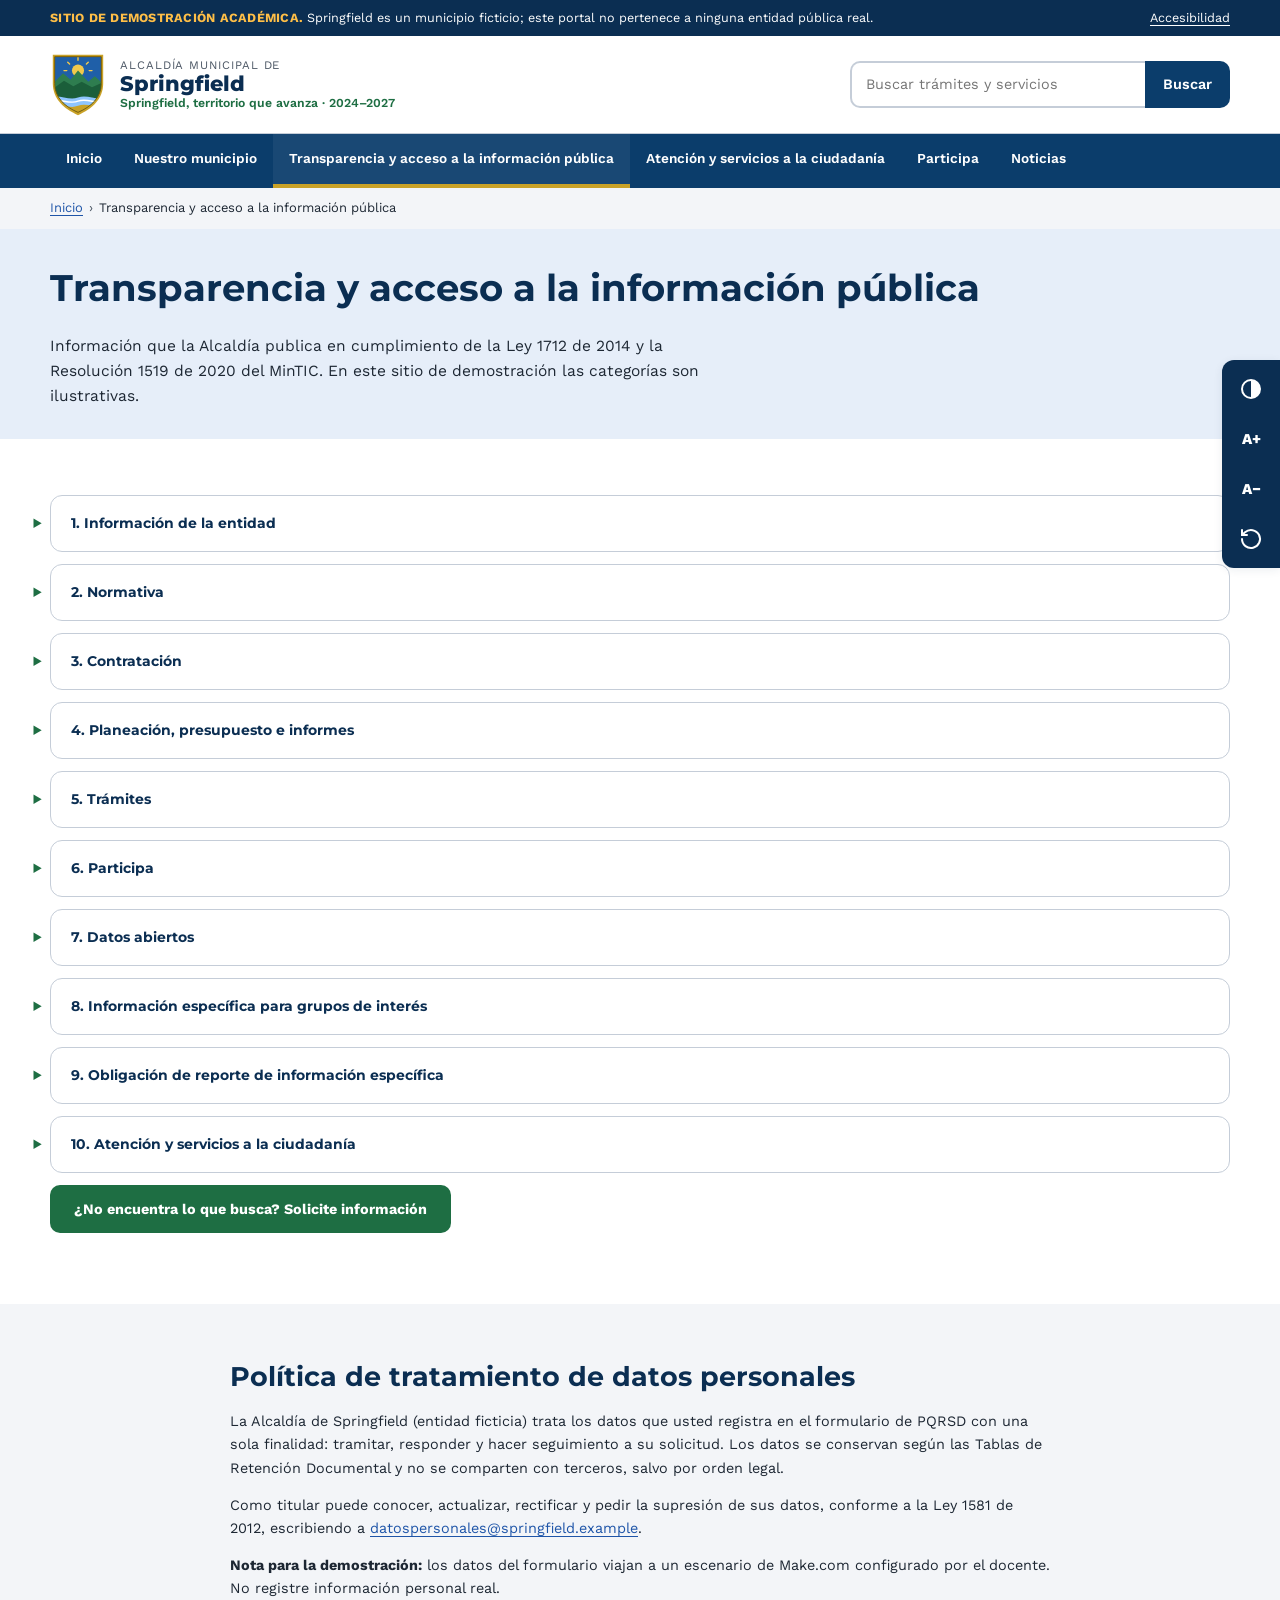
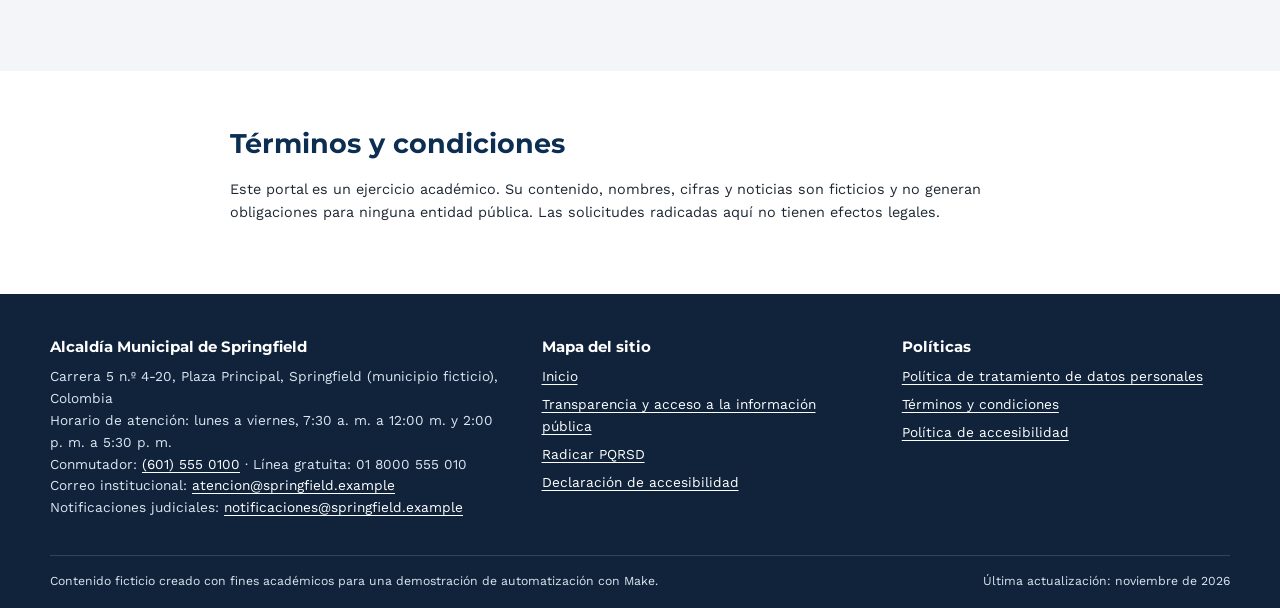
<file: transparencia.html>
<!doctype html>
<html lang="es-CO">
<head>
  <meta charset="utf-8">
  <meta name="viewport" content="width=device-width, initial-scale=1">
  <title>Transparencia y acceso a la información pública | Alcaldía de Springfield</title>
  <meta name="description" content="Información pública de la Alcaldía de Springfield según la Ley 1712 de 2014.">
  <meta name="robots" content="noindex">
  <link rel="icon" href="assets/img/escudo.svg" type="image/svg+xml">
  <link rel="preconnect" href="https://fonts.googleapis.com">
  <link rel="preconnect" href="https://fonts.gstatic.com" crossorigin>
  <link href="https://fonts.googleapis.com/css2?family=Montserrat:wght@600;700;800&family=Work+Sans:wght@400;600;700&display=swap" rel="stylesheet">
  <link rel="stylesheet" href="assets/css/styles.css">
</head>
<body>
  <a class="saltar" href="#contenido">Saltar al contenido principal</a>

  <aside class="barra-demo" aria-label="Aviso del sitio">
    <div class="contenedor">
      <span><strong>SITIO DE DEMOSTRACIÓN ACADÉMICA.</strong> Springfield es un municipio ficticio; este portal no pertenece a ninguna entidad pública real.</span>
      <a href="accesibilidad.html">Accesibilidad</a>
    </div>
  </aside>

  <header class="encabezado">
    <div class="contenedor">
      <a class="marca" href="index.html">
        <img src="assets/img/escudo.svg" alt="" width="56" height="65">
        <span class="marca-texto">
          <small>Alcaldía Municipal de</small>
          <span>Springfield</span>
          <em>Springfield, territorio que avanza · 2024–2027</em>
        </span>
      </a>
      <form class="buscador" id="form-buscar" role="search" action="index.html" method="get">
        <label class="visualmente-oculto" for="q">Buscar trámites y servicios</label>
        <input id="q" name="q" type="search" placeholder="Buscar trámites y servicios" autocomplete="off">
        <button type="submit">Buscar</button>
      </form>
    </div>
  </header>

  <nav class="menu" aria-label="Menú principal">
    <div class="contenedor">
      <button class="menu-boton" type="button" aria-expanded="false" aria-controls="menu-principal">
        <span aria-hidden="true">☰</span> Menú
      </button>
      <ul id="menu-principal">
          <li><a href="index.html">Inicio</a></li>
          <li><a href="index.html#municipio">Nuestro municipio</a></li>
          <li><a href="transparencia.html" aria-current="page">Transparencia y acceso a la información pública</a></li>
          <li><a href="pqrsd.html">Atención y servicios a la ciudadanía</a></li>
          <li><a href="index.html#participa">Participa</a></li>
          <li><a href="index.html#noticias">Noticias</a></li>
      </ul>
    </div>
  </nav>

  <nav class="migas" aria-label="Ruta de navegación">
    <div class="contenedor"><ol><li><a href="index.html">Inicio</a></li><li><span aria-current="page">Transparencia y acceso a la información pública</span></li></ol></div>
  </nav>

  <main id="contenido" tabindex="-1">
    <div class="cabecera-pagina">
      <div class="contenedor">
        <h1>Transparencia y acceso a la información pública</h1>
        <p>Información que la Alcaldía publica en cumplimiento de la Ley 1712 de 2014 y la Resolución 1519 de 2020 del MinTIC. En este sitio de demostración las categorías son ilustrativas.</p>
      </div>
    </div>
    <section class="seccion" aria-label="Categorías de información">
      <div class="contenedor acordeon">
          <details>
            <summary>1. Información de la entidad</summary>
            <div><ul><li>Misión, visión, funciones y deberes</li><li>Estructura orgánica y organigrama</li><li>Directorio de servidores y contratistas</li><li>Directorio de entidades y agremiaciones</li><li>Calendario de actividades</li></ul></div>
          </details>
          <details>
            <summary>2. Normativa</summary>
            <div><ul><li>Normativa de la entidad: decretos, acuerdos y resoluciones</li><li>Normograma</li><li>Proyectos de normas para comentarios</li></ul></div>
          </details>
          <details>
            <summary>3. Contratación</summary>
            <div><ul><li>Plan Anual de Adquisiciones</li><li>Publicación de la contratación en el SECOP</li><li>Manual de contratación</li></ul></div>
          </details>
          <details>
            <summary>4. Planeación, presupuesto e informes</summary>
            <div><ul><li>Presupuesto general y ejecución presupuestal</li><li>Plan de Desarrollo Municipal</li><li>Informes de gestión, evaluación y auditoría</li><li>Rendición de cuentas</li></ul></div>
          </details>
          <details>
            <summary>5. Trámites</summary>
            <div><ul><li>Inventario de trámites y otros procedimientos administrativos</li><li>Formularios de trámites</li></ul></div>
          </details>
          <details>
            <summary>6. Participa</summary>
            <div><ul><li>Diagnóstico e identificación de problemas</li><li>Planeación y presupuesto participativo</li><li>Consulta ciudadana</li><li>Colaboración e innovación abierta</li></ul></div>
          </details>
          <details>
            <summary>7. Datos abiertos</summary>
            <div><ul><li>Instrumentos de gestión de la información: registro de activos de información, índice de información clasificada y reservada, esquema de publicación</li><li>Programa de Gestión Documental y Tablas de Retención Documental</li><li>Conjuntos de datos abiertos</li></ul></div>
          </details>
          <details>
            <summary>8. Información específica para grupos de interés</summary>
            <div><ul><li>Información para niñas, niños y adolescentes</li><li>Información para mujeres</li><li>Información para personas con discapacidad</li></ul></div>
          </details>
          <details>
            <summary>9. Obligación de reporte de información específica</summary>
            <div><ul><li>Informes a organismos de control y vigilancia</li></ul></div>
          </details>
          <details>
            <summary>10. Atención y servicios a la ciudadanía</summary>
            <div><ul><li>Canales de atención y horarios</li><li>Informes trimestrales de PQRSD</li><li>Formulario de PQRSD en línea</li></ul></div>
          </details>
        <p><a class="boton boton-primario" href="pqrsd.html?tipo=informacion">¿No encuentra lo que busca? Solicite información</a></p>
      </div>
    </section>
    <section class="seccion seccion-alt" id="datos-personales" aria-labelledby="titulo-datos">
      <div class="contenedor" style="max-width:820px">
        <h2 id="titulo-datos">Política de tratamiento de datos personales</h2>
        <p>La Alcaldía de Springfield (entidad ficticia) trata los datos que usted registra en el formulario de PQRSD con una sola finalidad: tramitar, responder y hacer seguimiento a su solicitud. Los datos se conservan según las Tablas de Retención Documental y no se comparten con terceros, salvo por orden legal.</p>
        <p>Como titular puede conocer, actualizar, rectificar y pedir la supresión de sus datos, conforme a la Ley 1581 de 2012, escribiendo a <a href="mailto:datospersonales@springfield.example">datospersonales@springfield.example</a>.</p>
        <p><strong>Nota para la demostración:</strong> los datos del formulario viajan a un escenario de Make.com configurado por el docente. No registre información personal real.</p>
      </div>
    </section>
    <section class="seccion" id="terminos" aria-labelledby="titulo-terminos">
      <div class="contenedor" style="max-width:820px">
        <h2 id="titulo-terminos">Términos y condiciones</h2>
        <p>Este portal es un ejercicio académico. Su contenido, nombres, cifras y noticias son ficticios y no generan obligaciones para ninguna entidad pública. Las solicitudes radicadas aquí no tienen efectos legales.</p>
      </div>
    </section>
  </main>

  <aside aria-label="Herramientas de accesibilidad">
  <div class="accesibilidad" role="toolbar" aria-label="Opciones de accesibilidad" aria-orientation="vertical">
    <button type="button" id="acc-contraste" data-acc="contraste" aria-pressed="false" title="Alto contraste">
      <svg viewBox="0 0 24 24" aria-hidden="true"><circle cx="12" cy="12" r="9" fill="none" stroke="currentColor" stroke-width="2"/><path d="M12 3a9 9 0 0 1 0 18z" fill="currentColor"/></svg>
      <span class="visualmente-oculto">Alto contraste</span>
    </button>
    <button type="button" data-acc="mas" title="Aumentar texto"><span aria-hidden="true">A+</span><span class="visualmente-oculto">Aumentar tamaño del texto</span></button>
    <button type="button" data-acc="menos" title="Reducir texto"><span aria-hidden="true">A−</span><span class="visualmente-oculto">Reducir tamaño del texto</span></button>
    <button type="button" data-acc="restablecer" title="Restablecer">
      <svg viewBox="0 0 24 24" fill="none" stroke="currentColor" stroke-width="2" stroke-linecap="round" aria-hidden="true"><path d="M3 12a9 9 0 1 0 3-6.7L3 8"/><path d="M3 3v5h5"/></svg>
      <span class="visualmente-oculto">Restablecer visualización</span>
    </button>
  </div>
  <div id="anuncio-accesibilidad" class="visualmente-oculto" role="status" aria-live="polite"></div>
  </aside>

  <footer class="pie">
    <div class="contenedor">
      <div class="pie-grilla">
        <section aria-labelledby="pie-entidad">
          <h2 id="pie-entidad">Alcaldía Municipal de Springfield</h2>
          <address>
            Carrera 5 n.º 4-20, Plaza Principal, Springfield (municipio ficticio), Colombia<br>
            Horario de atención: lunes a viernes, 7:30 a. m. a 12:00 m. y 2:00 p. m. a 5:30 p. m.<br>
            Conmutador: <a href="tel:+576015550100">(601) 555 0100</a> · Línea gratuita: 01 8000 555 010<br>
            Correo institucional: <a href="mailto:atencion@springfield.example">atencion@springfield.example</a><br>
            Notificaciones judiciales: <a href="mailto:notificaciones@springfield.example">notificaciones@springfield.example</a>
          </address>
        </section>
        <section aria-labelledby="pie-mapa">
          <h2 id="pie-mapa">Mapa del sitio</h2>
          <ul>
            <li><a href="index.html">Inicio</a></li>
            <li><a href="transparencia.html">Transparencia y acceso a la información pública</a></li>
            <li><a href="pqrsd.html">Radicar PQRSD</a></li>
            <li><a href="accesibilidad.html">Declaración de accesibilidad</a></li>
          </ul>
        </section>
        <section aria-labelledby="pie-politicas">
          <h2 id="pie-politicas">Políticas</h2>
          <ul>
            <li><a href="transparencia.html#datos-personales">Política de tratamiento de datos personales</a></li>
            <li><a href="transparencia.html#terminos">Términos y condiciones</a></li>
            <li><a href="accesibilidad.html">Política de accesibilidad</a></li>
          </ul>
        </section>
      </div>
      <div class="pie-final">
        <span>Contenido ficticio creado con fines académicos para una demostración de automatización con Make.</span>
        <span>Última actualización: noviembre de 2026</span>
      </div>
    </div>
  </footer>

  <script src="assets/js/sitio.js" defer></script>
</body>
</html>
</file>
<file: assets/css/styles.css>
/* =========================================================
   Alcaldía de Springfield — sitio de demostración académica
   Estilos base · accesibilidad (WCAG 2.1 AA / Res. 1519 de 2020, Anexo 1)
   ========================================================= */

:root {
  --escala: 1;                 /* la barra de accesibilidad modifica este valor */
  --azul-900: #0B2E52;
  --azul-800: #0B3D6B;
  --azul-600: #1F55A8;
  --azul-100: #E6EEF9;
  --verde-700: #1E6E43;
  --verde-100: #E3F2E9;
  --oro-500: #C9A227;
  --oro-100: #FBF3D9;
  --rojo-700: #B3261E;
  --rojo-100: #FCE8E6;
  --texto: #1D2733;
  --texto-suave: #4A5563;
  --borde: #C5CDD8;
  --fondo: #FFFFFF;
  --fondo-alt: #F3F5F8;
  --foco: #FFBF47;
  --radio: 10px;
  --sombra: 0 2px 10px rgba(11, 46, 82, .08);
  --ancho: 1180px;
  --fuente: "Work Sans", system-ui, -apple-system, "Segoe UI", Roboto, Arial, sans-serif;
  --fuente-titulos: "Montserrat", var(--fuente);
}

html { font-size: calc(100% * var(--escala)); scroll-behavior: smooth; }
@media (prefers-reduced-motion: reduce) {
  html { scroll-behavior: auto; }
  *, *::before, *::after { transition: none !important; animation: none !important; }
}

*, *::before, *::after { box-sizing: border-box; }
[hidden] { display: none !important; }
body {
  margin: 0;
  font-family: var(--fuente);
  font-size: 1rem;
  line-height: 1.6;
  color: var(--texto);
  background: var(--fondo);
}
img, svg { max-width: 100%; display: block; }
h1, h2, h3, h4 { font-family: var(--fuente-titulos); line-height: 1.25; color: var(--azul-900); margin: 0 0 .6em; }
h1 { font-size: clamp(1.75rem, 1.2rem + 2vw, 2.6rem); }
h2 { font-size: clamp(1.4rem, 1.1rem + 1.2vw, 1.9rem); }
h3 { font-size: 1.15rem; }
p { margin: 0 0 1em; }
a { color: var(--azul-600); text-underline-offset: 3px; }
a:hover { color: var(--azul-800); }

/* Foco visible y consistente (CC17) */
:focus-visible {
  outline: 3px solid var(--azul-900);
  outline-offset: 2px;
  box-shadow: 0 0 0 6px var(--foco);
  border-radius: 4px;
}

.contenedor { width: min(100% - 32px, var(--ancho)); margin-inline: auto; }
.visualmente-oculto {
  position: absolute !important; width: 1px; height: 1px; padding: 0; margin: -1px;
  overflow: hidden; clip: rect(0 0 0 0); white-space: nowrap; border: 0;
}

/* Saltar al contenido (CC10) */
.saltar {
  position: absolute; left: 16px; top: -100px; z-index: 1000;
  background: var(--azul-900); color: #fff; padding: 12px 18px; border-radius: 0 0 8px 8px;
  font-weight: 600; text-decoration: none;
}
.saltar:focus { top: 0; color: #fff; }

/* ---------- Barra superior ---------- */
.barra-demo {
  background: var(--azul-900); color: #fff; font-size: .875rem;
}
.barra-demo .contenedor { display: flex; gap: 12px; align-items: center; justify-content: space-between; padding: 8px 0; flex-wrap: wrap; }
.barra-demo strong { color: var(--foco); letter-spacing: .02em; }
.barra-demo a { color: #fff; }

/* ---------- Encabezado ---------- */
.encabezado { background: #fff; border-bottom: 1px solid var(--borde); }
.encabezado .contenedor { display: flex; align-items: center; gap: 24px; padding: 16px 0; flex-wrap: wrap; }
.marca { display: flex; align-items: center; gap: 14px; text-decoration: none; color: inherit; }
.marca img { width: 56px; height: auto; }
.marca-texto { display: flex; flex-direction: column; line-height: 1.15; }
.marca-texto small { font-size: .8rem; text-transform: uppercase; letter-spacing: .08em; color: var(--texto-suave); }
.marca-texto span { font-family: var(--fuente-titulos); font-weight: 800; font-size: 1.45rem; color: var(--azul-900); }
.marca-texto em { font-style: normal; font-size: .85rem; color: var(--verde-700); font-weight: 600; }

.buscador { margin-left: auto; display: flex; min-width: 260px; flex: 0 1 380px; }
.buscador input {
  flex: 1; min-width: 0; font: inherit; padding: 10px 14px; border: 2px solid var(--borde);
  border-right: 0; border-radius: var(--radio) 0 0 var(--radio);
}
.buscador button {
  font: inherit; font-weight: 600; padding: 0 18px; border: 0; cursor: pointer;
  background: var(--azul-800); color: #fff; border-radius: 0 var(--radio) var(--radio) 0;
}

/* ---------- Menú principal ---------- */
.menu { background: var(--azul-800); }
.menu .contenedor { display: flex; align-items: center; }
.menu ul { list-style: none; margin: 0; padding: 0; display: flex; flex-wrap: wrap; }
.menu a {
  display: block; color: #fff; text-decoration: none; font-weight: 600; font-size: .95rem;
  padding: 14px 16px; border-bottom: 4px solid transparent;
}
.menu a:hover { background: rgba(255,255,255,.08); color: #fff; }
.menu a[aria-current="page"] { border-bottom-color: var(--oro-500); background: rgba(255,255,255,.06); }
.menu-boton {
  display: none; font: inherit; font-weight: 600; color: #fff; background: transparent;
  border: 2px solid rgba(255,255,255,.6); border-radius: 8px; padding: 8px 14px; margin: 8px 0; cursor: pointer;
}

@media (max-width: 860px) {
  .menu-boton { display: inline-flex; gap: 8px; align-items: center; }
  .menu .contenedor { flex-direction: column; align-items: stretch; }
  .menu ul { display: none; flex-direction: column; padding-bottom: 8px; }
  .menu ul.abierto { display: flex; }
  .buscador { flex-basis: 100%; margin-left: 0; }
}

/* ---------- Migas de pan ---------- */
.migas { background: var(--fondo-alt); font-size: .9rem; }
.migas ol { list-style: none; display: flex; flex-wrap: wrap; gap: 6px; margin: 0; padding: 10px 0; }
.migas li + li::before { content: "›"; margin-right: 6px; color: var(--texto-suave); }

/* ---------- Héroe ---------- */
.heroe { position: relative; background: var(--azul-100); overflow: hidden; }
.heroe .contenedor { display: grid; grid-template-columns: 1.05fr 1fr; gap: 32px; align-items: center; padding: 48px 0; }
.heroe-etiqueta { display: inline-block; background: var(--oro-100); color: #5C4700; font-weight: 700; font-size: .8rem; letter-spacing: .06em; text-transform: uppercase; padding: 4px 10px; border-radius: 99px; margin-bottom: 14px; }
.heroe p.lead { font-size: 1.15rem; color: var(--texto); max-width: 52ch; }
.heroe-imagen { border-radius: 18px; overflow: hidden; box-shadow: var(--sombra); background: #fff; }
.acciones { display: flex; gap: 12px; flex-wrap: wrap; margin-top: 20px; }
@media (max-width: 860px) { .heroe .contenedor { grid-template-columns: 1fr; padding: 32px 0; } }

/* ---------- Botones ---------- */
.boton {
  display: inline-flex; align-items: center; justify-content: center; gap: 8px;
  font: inherit; font-weight: 700; text-decoration: none; cursor: pointer;
  min-height: 48px; padding: 10px 22px; border-radius: var(--radio); border: 2px solid transparent;
}
.boton-primario { background: var(--verde-700); color: #fff; }
.boton-primario:hover { background: #17573A; color: #fff; }
.boton-secundario { background: #fff; color: var(--azul-800); border-color: var(--azul-800); }
.boton-secundario:hover { background: var(--azul-100); color: var(--azul-900); }
.boton[disabled], .boton[aria-disabled="true"] { opacity: .65; cursor: progress; }

/* ---------- Secciones ---------- */
.seccion { padding: 56px 0; }
.seccion-alt { background: var(--fondo-alt); }
.seccion-titulo { display: flex; justify-content: space-between; align-items: end; gap: 16px; flex-wrap: wrap; margin-bottom: 24px; }
.seccion-titulo p { color: var(--texto-suave); margin: 0; max-width: 60ch; }

/* Trámites */
.grilla { display: grid; gap: 20px; grid-template-columns: repeat(auto-fill, minmax(240px, 1fr)); }
.tarjeta {
  background: #fff; border: 1px solid var(--borde); border-radius: 14px; padding: 22px;
  display: flex; flex-direction: column; gap: 10px; box-shadow: var(--sombra);
}
.tarjeta h3 { margin: 0; }
.tarjeta p { margin: 0; color: var(--texto-suave); font-size: .95rem; }
.tarjeta .icono { width: 48px; height: 48px; border-radius: 12px; display: grid; place-items: center; background: var(--azul-100); color: var(--azul-800); }
.tarjeta .icono svg { width: 26px; height: 26px; }
.tarjeta-destacada { border: 2px solid var(--verde-700); background: linear-gradient(180deg, var(--verde-100), #fff 60%); }
.tarjeta-destacada .icono { background: var(--verde-700); color: #fff; }
.etiqueta { align-self: flex-start; font-size: .75rem; font-weight: 700; text-transform: uppercase; letter-spacing: .05em; padding: 3px 8px; border-radius: 6px; background: var(--fondo-alt); color: var(--texto-suave); }
.etiqueta-linea { background: var(--verde-700); color: #fff; }
.tarjeta a.enlace-tarjeta { font-weight: 700; margin-top: auto; }
.sin-resultados { padding: 18px; background: var(--oro-100); border-radius: var(--radio); }

/* Noticias */
.noticia { background: #fff; border-radius: 14px; overflow: hidden; border: 1px solid var(--borde); display: flex; flex-direction: column; }
.noticia img { aspect-ratio: 16/9; object-fit: cover; width: 100%; }
.noticia-cuerpo { padding: 18px 20px 22px; display: flex; flex-direction: column; gap: 8px; }
.noticia time { font-size: .85rem; color: var(--texto-suave); font-weight: 600; }
.noticia h3 { margin: 0; font-size: 1.1rem; }
.noticia p { margin: 0; font-size: .95rem; color: var(--texto-suave); }

/* Cifras */
.cifras { display: grid; grid-template-columns: repeat(auto-fit, minmax(180px, 1fr)); gap: 0; border: 1px solid var(--borde); border-radius: 14px; overflow: hidden; background: #fff; }
.cifra { padding: 24px; border-right: 1px solid var(--borde); }
.cifra:last-child { border-right: 0; }
.cifra dt { font-size: .9rem; color: var(--texto-suave); }
.cifra dd { margin: 4px 0 0; font-family: var(--fuente-titulos); font-weight: 800; font-size: 1.9rem; color: var(--azul-800); }

/* Participa */
.banda {
  background: var(--azul-900); color: #fff; border-radius: 18px; padding: 36px;
  display: grid; grid-template-columns: 1fr auto; gap: 24px; align-items: center;
}
.banda h2 { color: #fff; }
.banda p { color: #DCE6F2; margin: 0; }
.banda .boton-secundario { border-color: #fff; }
@media (max-width: 700px) { .banda { grid-template-columns: 1fr; padding: 26px; } }

/* ---------- Pie de página ---------- */
.pie { background: #10233A; color: #DCE6F2; padding: 44px 0 0; margin-top: 0; font-size: .95rem; }
.pie a { color: #fff; }
.pie h2 { color: #fff; font-size: 1.05rem; }
.pie-grilla { display: grid; grid-template-columns: 1.4fr 1fr 1fr; gap: 32px; }
.pie ul { list-style: none; padding: 0; margin: 0; display: grid; gap: 6px; }
.pie address { font-style: normal; }
.pie-final { margin-top: 36px; border-top: 1px solid rgba(255,255,255,.15); padding: 16px 0; font-size: .85rem; display: flex; justify-content: space-between; gap: 12px; flex-wrap: wrap; }
@media (max-width: 860px) { .pie-grilla { grid-template-columns: 1fr; } }

/* ---------- Barra de accesibilidad ---------- */
.accesibilidad {
  position: fixed; right: 0; top: 40%; z-index: 900; display: flex; flex-direction: column;
  background: var(--azul-900); border-radius: 12px 0 0 12px; padding: 6px; gap: 4px; box-shadow: var(--sombra);
}
.accesibilidad button {
  width: 46px; height: 46px; border: 0; border-radius: 8px; cursor: pointer; font: inherit;
  font-weight: 800; font-size: 15px; background: transparent; color: #fff; display: grid; place-items: center;
}
.accesibilidad button:hover { background: rgba(255,255,255,.15); }
.accesibilidad button[aria-pressed="true"] { background: var(--foco); color: #000; }
.accesibilidad svg { width: 24px; height: 24px; }
@media (max-width: 600px) {
  body { padding-bottom: 64px; }
  .accesibilidad { top: auto; bottom: 0; right: 50%; transform: translateX(50%); flex-direction: row; border-radius: 12px 12px 0 0; }
}

/* ---------- Páginas internas ---------- */
.cabecera-pagina { background: var(--azul-100); padding: 36px 0 30px; }
.cabecera-pagina p { max-width: 70ch; font-size: 1.08rem; margin: 0; }

.acordeon details { border: 1px solid var(--borde); border-radius: 12px; background: #fff; margin-bottom: 12px; }
.acordeon summary { cursor: pointer; padding: 16px 20px; font-weight: 700; font-family: var(--fuente-titulos); color: var(--azul-900); list-style-position: outside; }
.acordeon summary::marker { color: var(--verde-700); }
.acordeon details > div { padding: 0 20px 18px; }
.acordeon ul { margin: 0; padding-left: 20px; }

/* =========================================================
   Formulario PQRSD
   ========================================================= */
.pqrsd-diseno { display: grid; grid-template-columns: minmax(0, 1fr) 320px; gap: 36px; align-items: start; }
@media (max-width: 960px) { .pqrsd-diseno { grid-template-columns: 1fr; } }
.lateral { position: sticky; top: 16px; display: grid; gap: 16px; }
@media (max-width: 960px) { .lateral { position: static; } }
.caja-info { background: var(--fondo-alt); border-left: 5px solid var(--azul-600); border-radius: 0 12px 12px 0; padding: 18px 20px; }
.caja-info h2, .caja-info h3 { font-size: 1.05rem; }
.caja-info ul { margin: 0; padding-left: 20px; }
.caja-info dl { margin: 0; display: grid; grid-template-columns: auto 1fr; gap: 4px 12px; font-size: .95rem; }
.caja-info dt { font-weight: 700; }
.caja-info dd { margin: 0; }

.formulario { display: grid; gap: 28px; }
.formulario fieldset { border: 1px solid var(--borde); border-radius: 14px; padding: 22px 24px 24px; margin: 0; background: #fff; min-width: 0; }
.formulario legend { font-family: var(--fuente-titulos); font-weight: 800; font-size: 1.15rem; color: var(--azul-900); padding: 0 8px; margin-left: -8px; }
.paso { display: inline-grid; place-items: center; width: 30px; height: 30px; border-radius: 50%; background: var(--azul-800); color: #fff; font-size: .95rem; margin-right: 8px; }
.formulario .ayuda-bloque { color: var(--texto-suave); margin: 4px 0 16px; }

.campo { display: grid; gap: 6px; margin-bottom: 18px; }
.campo:last-child { margin-bottom: 0; }
.fila { display: grid; grid-template-columns: repeat(2, minmax(0, 1fr)); gap: 0 20px; }
@media (max-width: 640px) { .fila { grid-template-columns: 1fr; } }

.campo label, .grupo-titulo { font-weight: 700; }
.obligatorio { color: var(--rojo-700); font-weight: 800; }
.opcional { font-weight: 400; color: var(--texto-suave); font-size: .9rem; }
.ayuda { font-size: .9rem; color: var(--texto-suave); margin: 0; }

.campo input[type="text"], .campo input[type="email"], .campo input[type="tel"],
.campo select, .campo textarea {
  font: inherit; color: var(--texto); width: 100%; padding: 12px 14px; min-height: 48px;
  border: 2px solid #8792A2; border-radius: 8px; background: #fff;
}
.campo textarea { min-height: 170px; resize: vertical; }
.campo input:hover, .campo select:hover, .campo textarea:hover { border-color: var(--azul-600); }
.campo :is(input, select, textarea)[aria-invalid="true"] { border-color: var(--rojo-700); background: var(--rojo-100); }
.mensaje-error { display: flex; gap: 6px; align-items: flex-start; color: var(--rojo-700); font-weight: 700; font-size: .95rem; margin: 0; }
.mensaje-error::before { content: "⚠"; }
.mensaje-error[hidden] { display: none; }

.contador { font-size: .85rem; color: var(--texto-suave); text-align: right; }

/* Opciones tipo tarjeta (radios grandes) */
.opciones { display: grid; grid-template-columns: repeat(auto-fill, minmax(210px, 1fr)); gap: 12px; }
.opciones.dos { grid-template-columns: repeat(auto-fill, minmax(260px, 1fr)); }
.opcion { position: relative; }
.opcion input { position: absolute; left: 16px; top: 17px; width: 20px; height: 20px; margin: 0; opacity: 0; z-index: 1; cursor: pointer; }
.opcion label {
  display: grid; gap: 2px; height: 100%; cursor: pointer; padding: 14px 16px 14px 48px;
  border: 2px solid #8792A2; border-radius: 10px; background: #fff; position: relative;
}
.opcion label::before {
  content: ""; position: absolute; left: 16px; top: 17px; width: 20px; height: 20px;
  border: 2px solid #4A5563; border-radius: 50%; background: #fff;
}
.opcion label strong { font-size: 1rem; }
.opcion label span { font-size: .875rem; color: var(--texto-suave); font-weight: 400; }
.opcion input:checked + label { border-color: var(--azul-800); background: var(--azul-100); }
.opcion input:checked + label::before { border-color: var(--azul-800); background: radial-gradient(circle, var(--azul-800) 45%, #fff 50%); }
.opcion input:focus-visible + label { outline: 3px solid var(--azul-900); outline-offset: 2px; box-shadow: 0 0 0 6px var(--foco); }
.opcion label:hover { border-color: var(--azul-600); }
fieldset.con-error .opcion label { border-color: var(--rojo-700); }

/* Casillas */
.casilla { display: flex; gap: 12px; align-items: flex-start; }
.casilla input { width: 24px; height: 24px; margin: 2px 0 0; flex: 0 0 auto; accent-color: var(--azul-800); }
.casilla label { font-weight: 400; }

/* Plazo informativo */
.plazo { margin-top: 14px; padding: 12px 16px; border-radius: 10px; background: var(--oro-100); color: #4A3A00; }
.plazo[hidden] { display: none; }

/* Resumen de errores (CC28) */
.resumen-errores { margin-bottom: 28px; border: 3px solid var(--rojo-700); background: var(--rojo-100); border-radius: 12px; padding: 18px 22px; }
.resumen-errores h2 { color: var(--rojo-700); font-size: 1.15rem; margin-bottom: 8px; }
.resumen-errores ul { margin: 0; padding-left: 20px; }
.resumen-errores a { color: var(--rojo-700); font-weight: 700; }

/* Archivo */
.campo input[type="file"] { font: inherit; padding: 10px; border: 2px dashed #8792A2; border-radius: 8px; background: var(--fondo-alt); width: 100%; }

/* Envío */
.envio { display: flex; gap: 16px; align-items: center; flex-wrap: wrap; }
.estado-envio { font-weight: 600; color: var(--azul-800); }

/* Trampa anti-spam: oculta para todos */
.campo-trampa { position: absolute; left: -9999px; width: 1px; height: 1px; overflow: hidden; }

/* Confirmación */
.confirmacion { border: 2px solid var(--verde-700); border-radius: 16px; padding: 28px; background: var(--verde-100); }
.confirmacion h2 { color: var(--verde-700); }
.radicado { font-family: "Courier New", monospace; font-size: clamp(1.3rem, 1rem + 1.5vw, 2rem); font-weight: 700; background: #fff; border: 2px dashed var(--verde-700); border-radius: 10px; padding: 10px 16px; display: inline-block; letter-spacing: .04em; color: var(--texto); }
.confirmacion dl { display: grid; grid-template-columns: max-content 1fr; gap: 6px 16px; margin: 18px 0; }
.confirmacion dt { font-weight: 700; }
.confirmacion dd { margin: 0; }
.aviso-modo { background: var(--oro-100); border-left: 5px solid var(--oro-500); padding: 12px 16px; border-radius: 0 10px 10px 0; margin: 16px 0; }
.aviso-error { background: var(--rojo-100); border-left: 5px solid var(--rojo-700); padding: 14px 18px; border-radius: 0 10px 10px 0; }
.carga-util { margin-top: 18px; }
.carga-util summary { cursor: pointer; font-weight: 700; }
.carga-util pre { background: #0F1B2B; color: #E6EEF9; padding: 16px; border-radius: 10px; overflow: auto; font-size: .85rem; max-height: 360px; }

/* =========================================================
   Alto contraste (activado desde la barra)
   ========================================================= */
html[data-contraste="alto"] body,
html[data-contraste="alto"] .encabezado, html[data-contraste="alto"] .heroe, html[data-contraste="alto"] .seccion-alt,
html[data-contraste="alto"] .tarjeta, html[data-contraste="alto"] .noticia, html[data-contraste="alto"] .cifras,
html[data-contraste="alto"] .formulario fieldset, html[data-contraste="alto"] .caja-info, html[data-contraste="alto"] .migas,
html[data-contraste="alto"] .cabecera-pagina, html[data-contraste="alto"] .acordeon details, html[data-contraste="alto"] .opcion label,
html[data-contraste="alto"] .confirmacion, html[data-contraste="alto"] .plazo, html[data-contraste="alto"] .aviso-modo,
html[data-contraste="alto"] .heroe-imagen, html[data-contraste="alto"] .tarjeta-destacada, html[data-contraste="alto"] .radicado,
html[data-contraste="alto"] .sin-resultados, html[data-contraste="alto"] .resumen-errores, html[data-contraste="alto"] .aviso-error {
  background: #000 !important; color: #fff !important; border-color: #fff !important;
}
html[data-contraste="alto"] h1, html[data-contraste="alto"] h2, html[data-contraste="alto"] h3,
html[data-contraste="alto"] legend, html[data-contraste="alto"] summary, html[data-contraste="alto"] .marca-texto span,
html[data-contraste="alto"] .cifra dd { color: #FFEB3B !important; }
html[data-contraste="alto"] p, html[data-contraste="alto"] .ayuda, html[data-contraste="alto"] span, html[data-contraste="alto"] dt,
html[data-contraste="alto"] dd, html[data-contraste="alto"] time, html[data-contraste="alto"] small, html[data-contraste="alto"] em,
html[data-contraste="alto"] label, html[data-contraste="alto"] li { color: #fff !important; }
html[data-contraste="alto"] a { color: #FFEB3B !important; }
html[data-contraste="alto"] .menu, html[data-contraste="alto"] .pie, html[data-contraste="alto"] .barra-demo, html[data-contraste="alto"] .banda { background: #000 !important; border-bottom: 2px solid #fff; }
html[data-contraste="alto"] input, html[data-contraste="alto"] select, html[data-contraste="alto"] textarea { background: #000 !important; color: #fff !important; border-color: #fff !important; }
html[data-contraste="alto"] .boton-primario, html[data-contraste="alto"] .buscador button { background: #FFEB3B !important; color: #000 !important; }
html[data-contraste="alto"] .boton-secundario { background: #000 !important; color: #FFEB3B !important; border-color: #FFEB3B !important; }
html[data-contraste="alto"] .opcion input:checked + label { outline: 4px solid #FFEB3B; }
html[data-contraste="alto"] .mensaje-error, html[data-contraste="alto"] .obligatorio { color: #FF8A80 !important; }
html[data-contraste="alto"] .heroe-imagen img, html[data-contraste="alto"] .noticia img { filter: grayscale(1) contrast(1.3); }

/* Impresión de la constancia */
@media print {
  .barra-demo, .encabezado, .menu, .migas, .accesibilidad, .pie, .lateral, .no-imprimir, .cabecera-pagina { display: none !important; }
  .confirmacion { border: 1px solid #000; background: #fff; }
}
</file>
